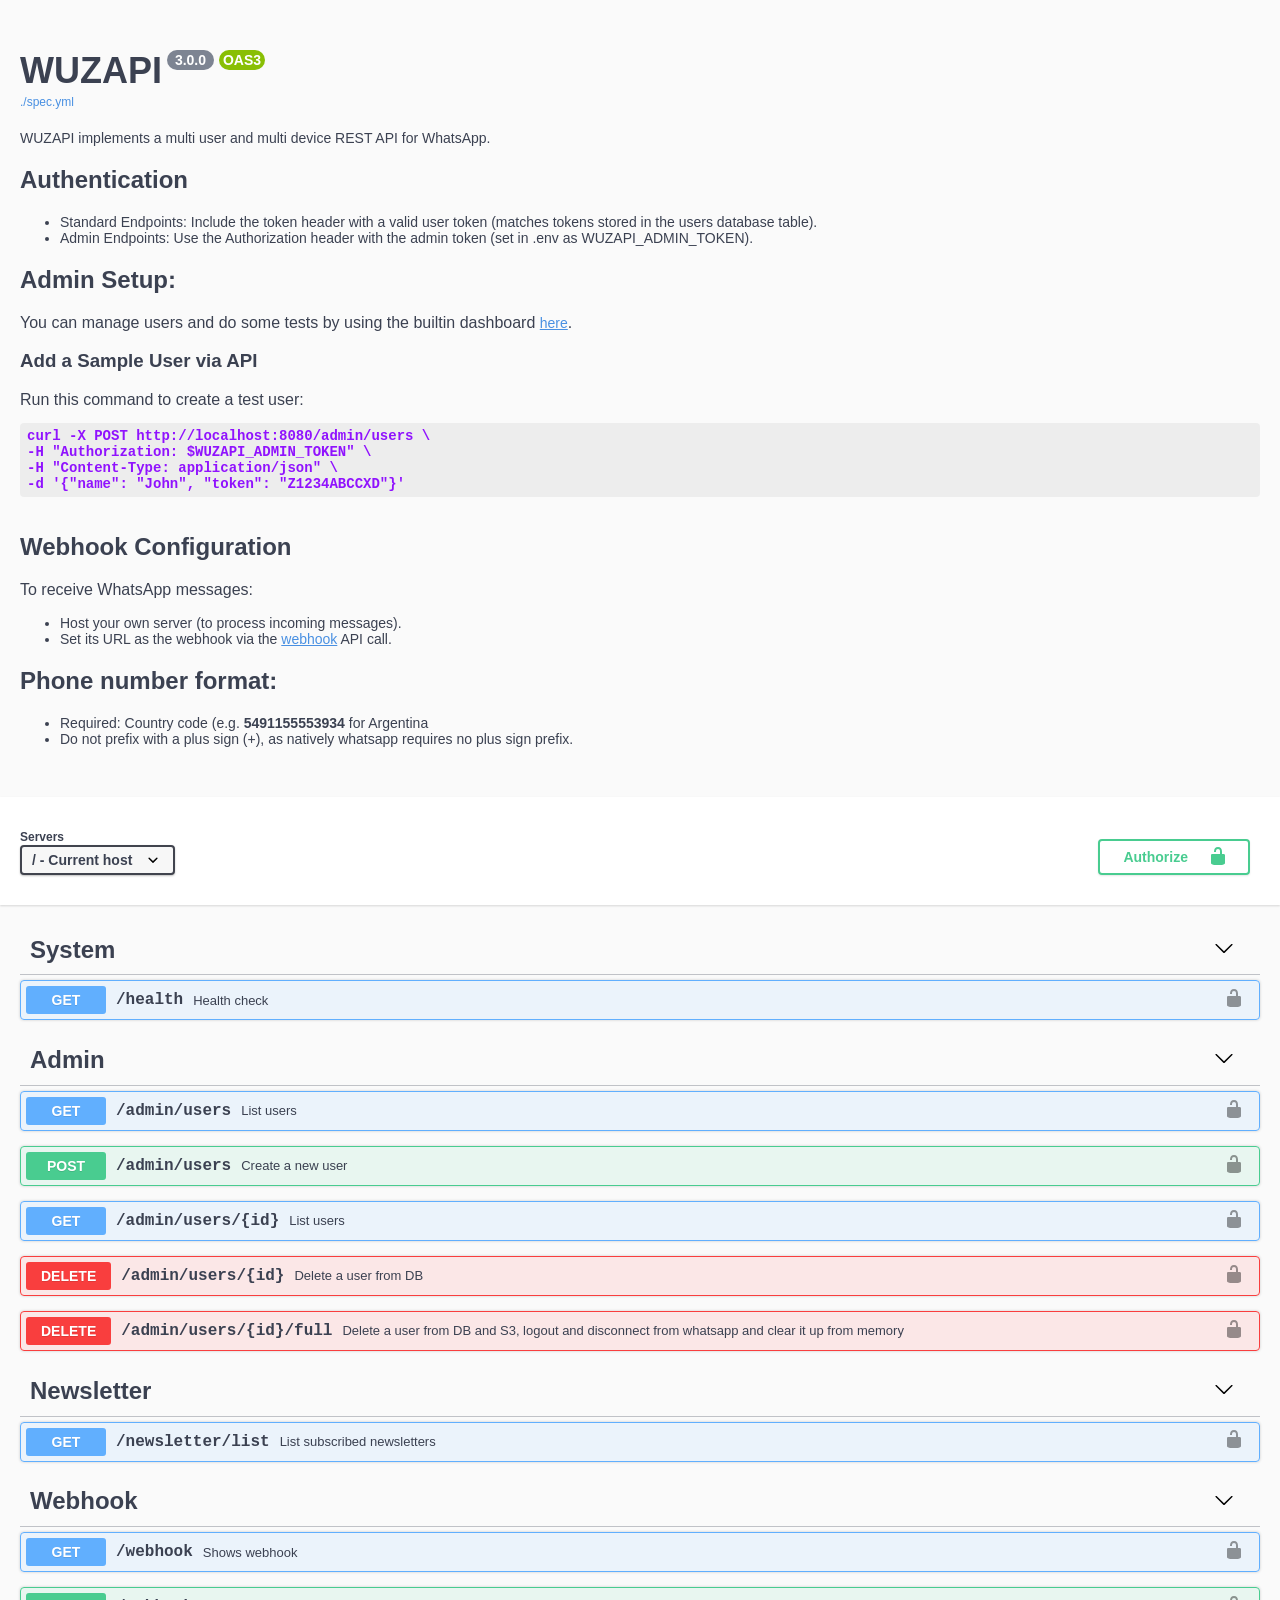
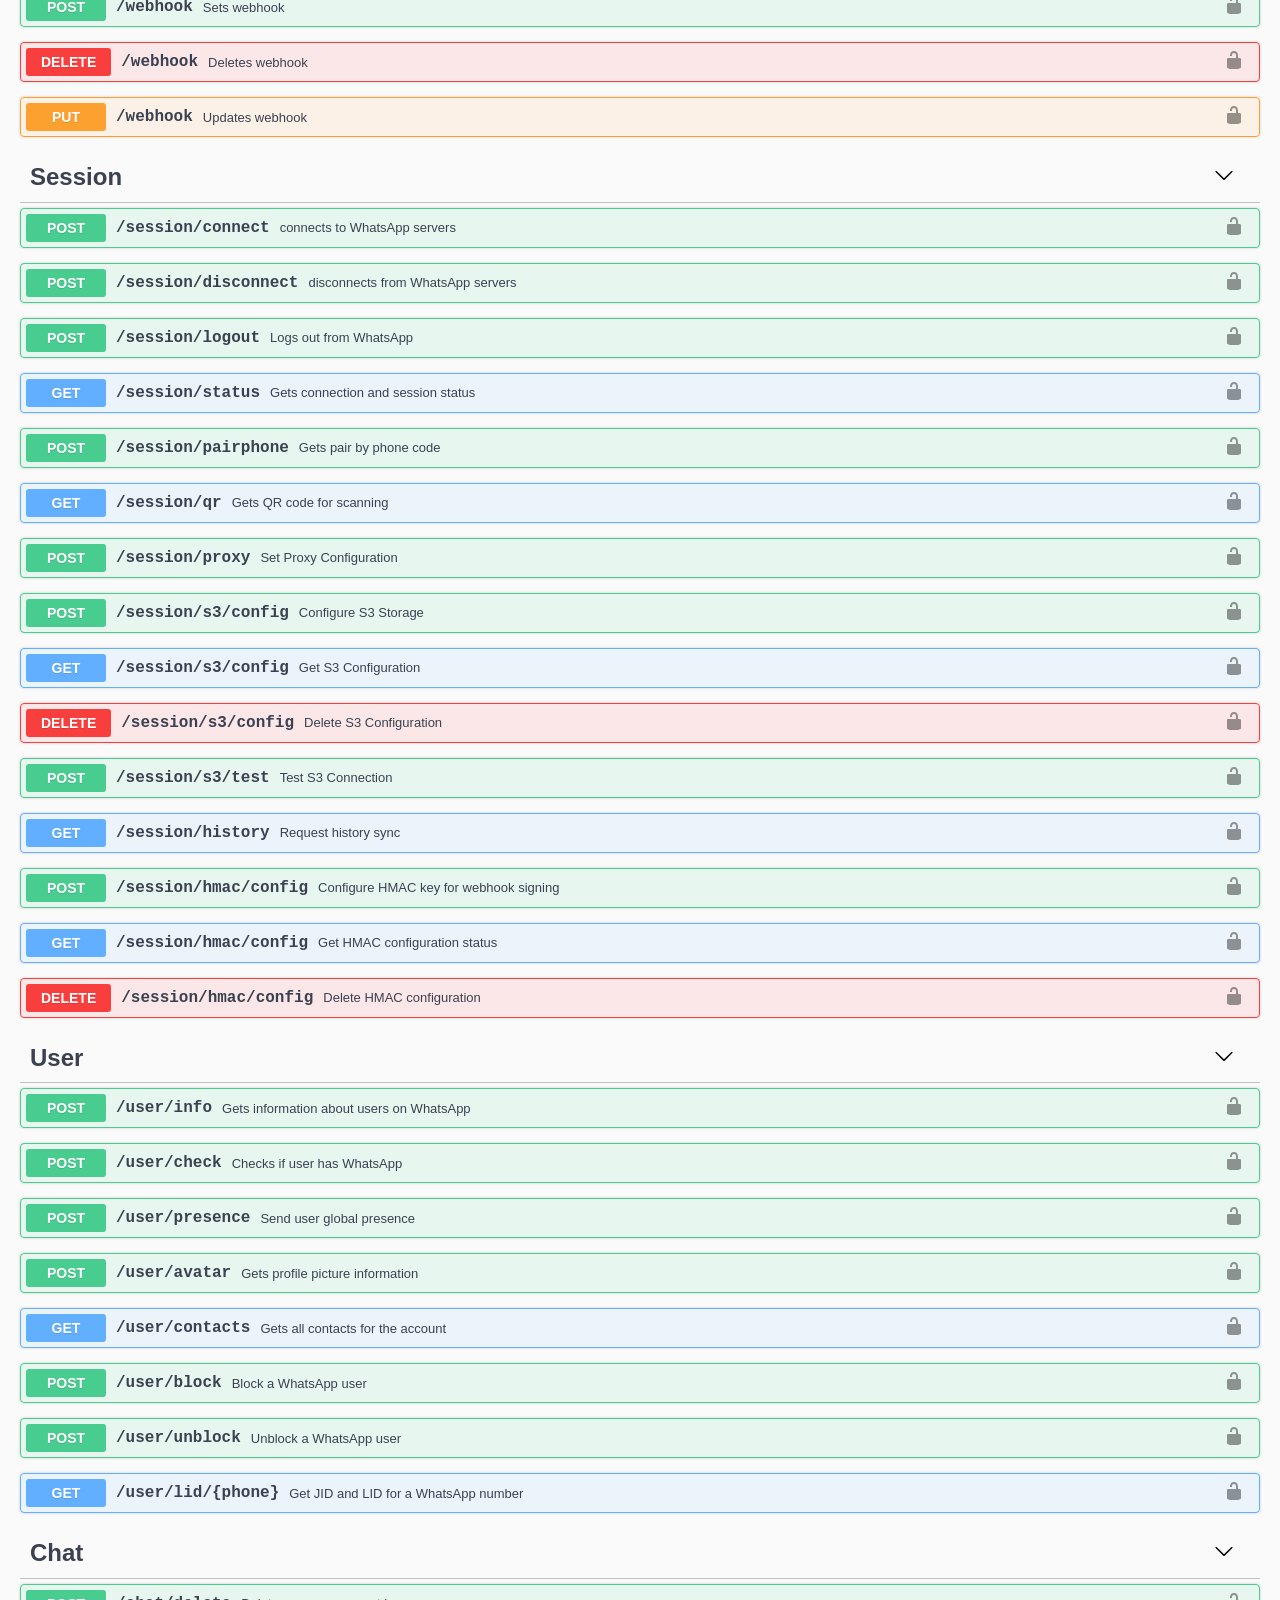
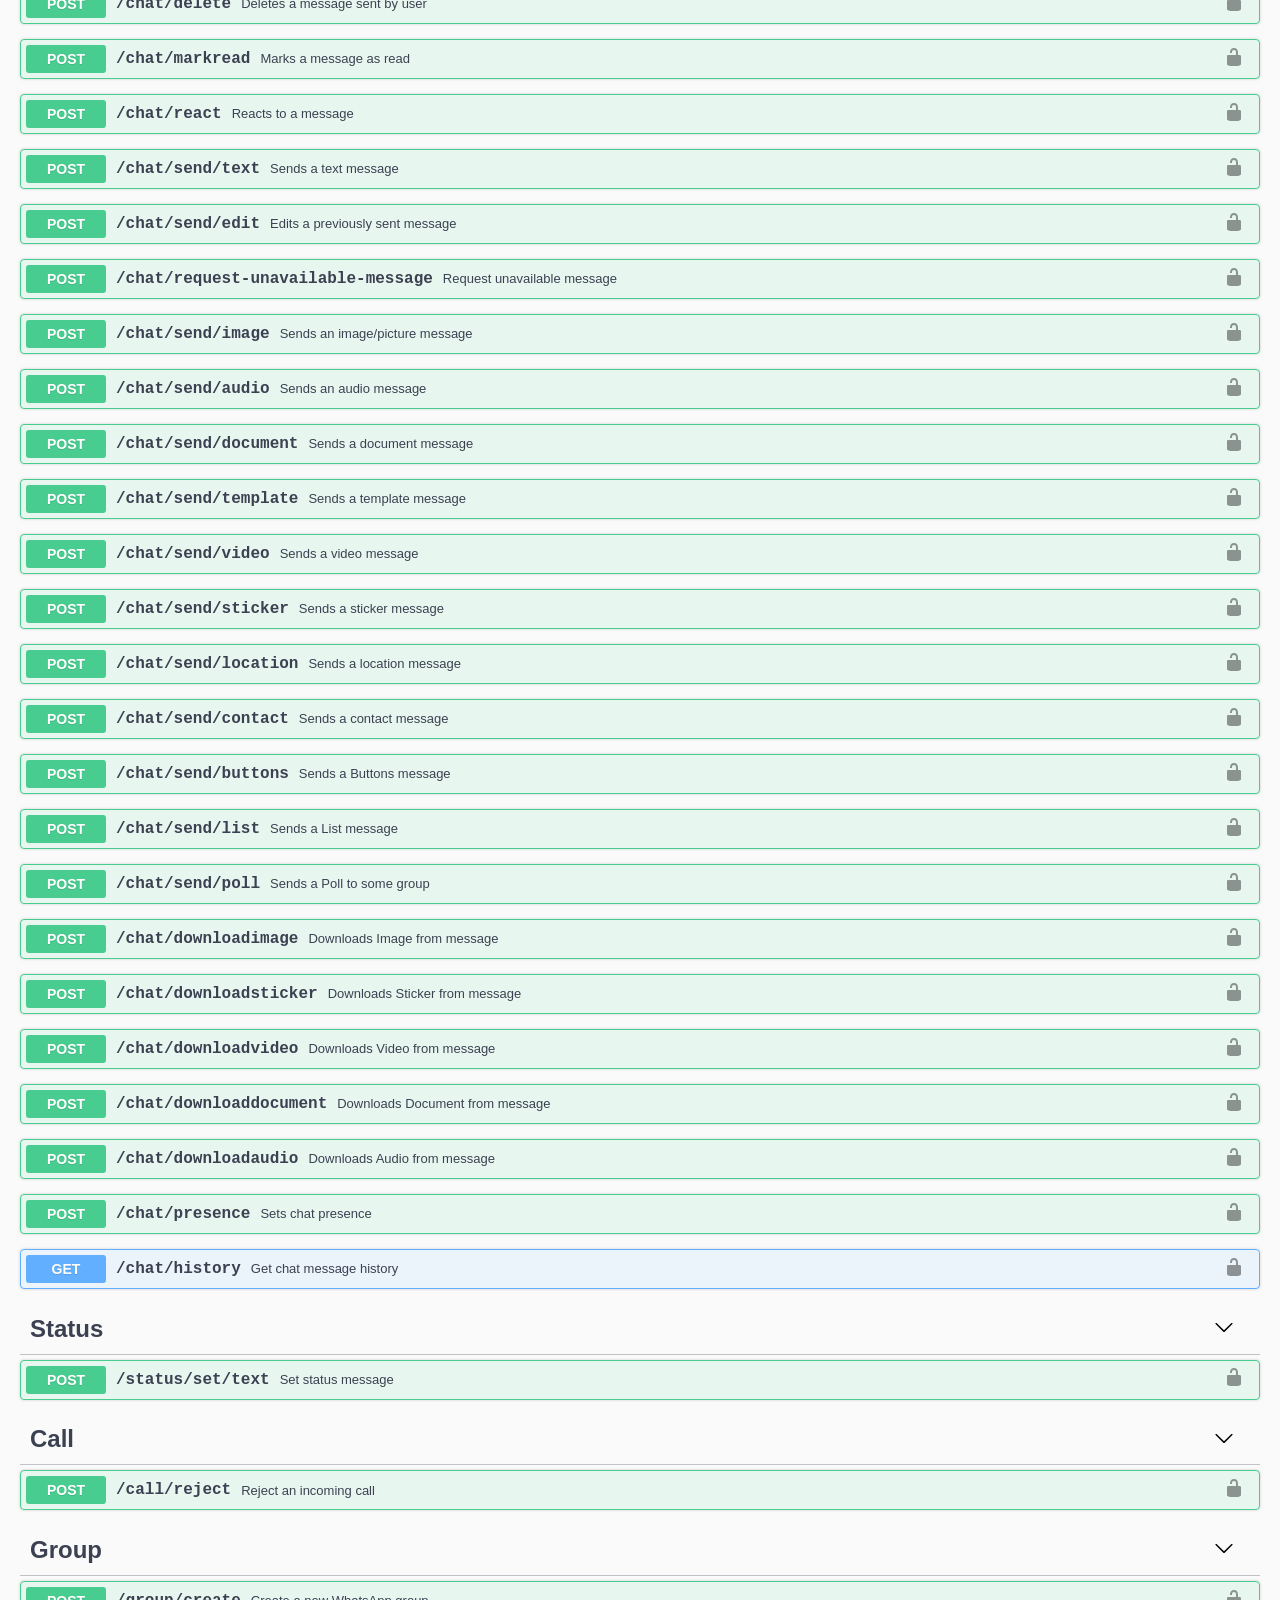
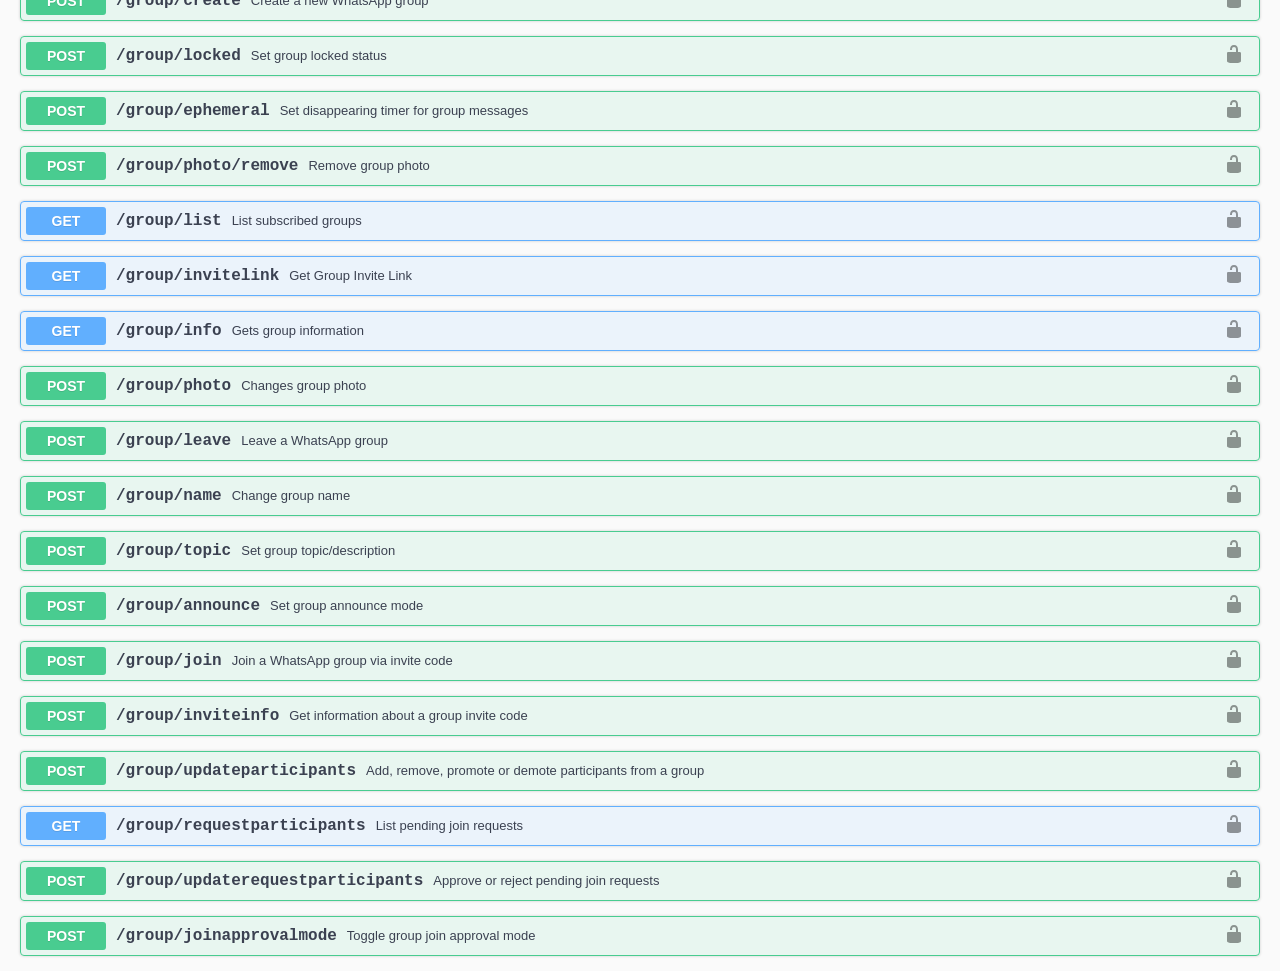
<file: static/api/index.html>
<!-- HTML for static distribution bundle build -->
<!DOCTYPE html>
<html lang="en">
  <head>
    <meta charset="UTF-8" />
    <title>WUZAPI API</title>
    <link rel="stylesheet" type="text/css" href="./swagger-ui.css" />
    <link
      rel="icon"
      type="image/png"
      href="./favicon-32x32.png"
      sizes="32x32"
    />
    <link
      rel="icon"
      type="image/png"
      href="./favicon-16x16.png"
      sizes="16x16"
    />
    <style>
      html {
        box-sizing: border-box;
        overflow: -moz-scrollbars-vertical;
        overflow-y: scroll;
      }

      *,
      *:before,
      *:after {
        box-sizing: inherit;
      }

      body {
        margin: 0;
        background: #fafafa;
      }
    </style>
  </head>

  <body>
    <div id="swagger-ui"></div>

    <script src="./swagger-ui-bundle.js"></script>
    <script src="./swagger-ui-standalone-preset.js"></script>
    <script>
      window.onload = function() {
        // Begin Swagger UI call region
        const ui = SwaggerUIBundle({
          url: "./spec.yml",
          dom_id: "#swagger-ui",
          deepLinking: true,
          presets: [SwaggerUIBundle.presets.apis],
        });
        // End Swagger UI call region

        window.ui = ui;
      };
    </script>
  </body>
</html>
</file>
<file: static/api/swagger-ui.css>
.swagger-ui{
  /*! normalize.css v7.0.0 | MIT License | github.com/necolas/normalize.css */font-family:sans-serif;color:#3b4151}.swagger-ui html{line-height:1.15;-ms-text-size-adjust:100%;-webkit-text-size-adjust:100%}.swagger-ui body{margin:0}.swagger-ui article,.swagger-ui aside,.swagger-ui footer,.swagger-ui header,.swagger-ui nav,.swagger-ui section{display:block}.swagger-ui h1{font-size:2em;margin:.67em 0}.swagger-ui figcaption,.swagger-ui figure,.swagger-ui main{display:block}.swagger-ui figure{margin:1em 40px}.swagger-ui hr{box-sizing:content-box;height:0;overflow:visible}.swagger-ui pre{font-family:monospace,monospace;font-size:1em}.swagger-ui a{background-color:transparent;-webkit-text-decoration-skip:objects}.swagger-ui abbr[title]{border-bottom:none;text-decoration:underline;-webkit-text-decoration:underline dotted;text-decoration:underline dotted}.swagger-ui b,.swagger-ui strong{font-weight:inherit;font-weight:bolder}.swagger-ui code,.swagger-ui kbd,.swagger-ui samp{font-family:monospace,monospace;font-size:1em}.swagger-ui dfn{font-style:italic}.swagger-ui mark{background-color:#ff0;color:#000}.swagger-ui small{font-size:80%}.swagger-ui sub,.swagger-ui sup{font-size:75%;line-height:0;position:relative;vertical-align:baseline}.swagger-ui sub{bottom:-.25em}.swagger-ui sup{top:-.5em}.swagger-ui audio,.swagger-ui video{display:inline-block}.swagger-ui audio:not([controls]){display:none;height:0}.swagger-ui img{border-style:none}.swagger-ui svg:not(:root){overflow:hidden}.swagger-ui button,.swagger-ui input,.swagger-ui optgroup,.swagger-ui select,.swagger-ui textarea{font-family:sans-serif;font-size:100%;line-height:1.15;margin:0}.swagger-ui button,.swagger-ui input{overflow:visible}.swagger-ui button,.swagger-ui select{text-transform:none}.swagger-ui [type=reset],.swagger-ui [type=submit],.swagger-ui button,.swagger-ui html [type=button]{-webkit-appearance:button}.swagger-ui [type=button]::-moz-focus-inner,.swagger-ui [type=reset]::-moz-focus-inner,.swagger-ui [type=submit]::-moz-focus-inner,.swagger-ui button::-moz-focus-inner{border-style:none;padding:0}.swagger-ui [type=button]:-moz-focusring,.swagger-ui [type=reset]:-moz-focusring,.swagger-ui [type=submit]:-moz-focusring,.swagger-ui button:-moz-focusring{outline:1px dotted ButtonText}.swagger-ui fieldset{padding:.35em .75em .625em}.swagger-ui legend{box-sizing:border-box;color:inherit;display:table;max-width:100%;padding:0;white-space:normal}.swagger-ui progress{display:inline-block;vertical-align:baseline}.swagger-ui textarea{overflow:auto}.swagger-ui [type=checkbox],.swagger-ui [type=radio]{box-sizing:border-box;padding:0}.swagger-ui [type=number]::-webkit-inner-spin-button,.swagger-ui [type=number]::-webkit-outer-spin-button{height:auto}.swagger-ui [type=search]{-webkit-appearance:textfield;outline-offset:-2px}.swagger-ui [type=search]::-webkit-search-cancel-button,.swagger-ui [type=search]::-webkit-search-decoration{-webkit-appearance:none}.swagger-ui ::-webkit-file-upload-button{-webkit-appearance:button;font:inherit}.swagger-ui details,.swagger-ui menu{display:block}.swagger-ui summary{display:list-item}.swagger-ui canvas{display:inline-block}.swagger-ui template{display:none}.swagger-ui [hidden]{display:none}.swagger-ui .debug *{outline:1px solid gold}.swagger-ui .debug-white *{outline:1px solid #fff}.swagger-ui .debug-black *{outline:1px solid #000}.swagger-ui .debug-grid{background:transparent url([data-uri]) repeat 0 0}.swagger-ui .debug-grid-16{background:transparent url([data-uri]) repeat 0 0}.swagger-ui .debug-grid-8-solid{background:#fff url([data-uri]) repeat 0 0}.swagger-ui .debug-grid-16-solid{background:#fff url([data-uri]) repeat 0 0}.swagger-ui .border-box,.swagger-ui a,.swagger-ui article,.swagger-ui body,.swagger-ui code,.swagger-ui dd,.swagger-ui div,.swagger-ui dl,.swagger-ui dt,.swagger-ui fieldset,.swagger-ui footer,.swagger-ui form,.swagger-ui h1,.swagger-ui h2,.swagger-ui h3,.swagger-ui h4,.swagger-ui h5,.swagger-ui h6,.swagger-ui header,.swagger-ui html,.swagger-ui input[type=email],.swagger-ui input[type=number],.swagger-ui input[type=password],.swagger-ui input[type=tel],.swagger-ui input[type=text],.swagger-ui input[type=url],.swagger-ui legend,.swagger-ui li,.swagger-ui main,.swagger-ui ol,.swagger-ui p,.swagger-ui pre,.swagger-ui section,.swagger-ui table,.swagger-ui td,.swagger-ui textarea,.swagger-ui th,.swagger-ui tr,.swagger-ui ul{box-sizing:border-box}.swagger-ui .aspect-ratio{height:0;position:relative}.swagger-ui .aspect-ratio--16x9{padding-bottom:56.25%}.swagger-ui .aspect-ratio--9x16{padding-bottom:177.77%}.swagger-ui .aspect-ratio--4x3{padding-bottom:75%}.swagger-ui .aspect-ratio--3x4{padding-bottom:133.33%}.swagger-ui .aspect-ratio--6x4{padding-bottom:66.6%}.swagger-ui .aspect-ratio--4x6{padding-bottom:150%}.swagger-ui .aspect-ratio--8x5{padding-bottom:62.5%}.swagger-ui .aspect-ratio--5x8{padding-bottom:160%}.swagger-ui .aspect-ratio--7x5{padding-bottom:71.42%}.swagger-ui .aspect-ratio--5x7{padding-bottom:140%}.swagger-ui .aspect-ratio--1x1{padding-bottom:100%}.swagger-ui .aspect-ratio--object{position:absolute;top:0;right:0;bottom:0;left:0;width:100%;height:100%;z-index:100}@media screen and (min-width:30em){.swagger-ui .aspect-ratio-ns{height:0;position:relative}.swagger-ui .aspect-ratio--16x9-ns{padding-bottom:56.25%}.swagger-ui .aspect-ratio--9x16-ns{padding-bottom:177.77%}.swagger-ui .aspect-ratio--4x3-ns{padding-bottom:75%}.swagger-ui .aspect-ratio--3x4-ns{padding-bottom:133.33%}.swagger-ui .aspect-ratio--6x4-ns{padding-bottom:66.6%}.swagger-ui .aspect-ratio--4x6-ns{padding-bottom:150%}.swagger-ui .aspect-ratio--8x5-ns{padding-bottom:62.5%}.swagger-ui .aspect-ratio--5x8-ns{padding-bottom:160%}.swagger-ui .aspect-ratio--7x5-ns{padding-bottom:71.42%}.swagger-ui .aspect-ratio--5x7-ns{padding-bottom:140%}.swagger-ui .aspect-ratio--1x1-ns{padding-bottom:100%}.swagger-ui .aspect-ratio--object-ns{position:absolute;top:0;right:0;bottom:0;left:0;width:100%;height:100%;z-index:100}}@media screen and (min-width:30em) and (max-width:60em){.swagger-ui .aspect-ratio-m{height:0;position:relative}.swagger-ui .aspect-ratio--16x9-m{padding-bottom:56.25%}.swagger-ui .aspect-ratio--9x16-m{padding-bottom:177.77%}.swagger-ui .aspect-ratio--4x3-m{padding-bottom:75%}.swagger-ui .aspect-ratio--3x4-m{padding-bottom:133.33%}.swagger-ui .aspect-ratio--6x4-m{padding-bottom:66.6%}.swagger-ui .aspect-ratio--4x6-m{padding-bottom:150%}.swagger-ui .aspect-ratio--8x5-m{padding-bottom:62.5%}.swagger-ui .aspect-ratio--5x8-m{padding-bottom:160%}.swagger-ui .aspect-ratio--7x5-m{padding-bottom:71.42%}.swagger-ui .aspect-ratio--5x7-m{padding-bottom:140%}.swagger-ui .aspect-ratio--1x1-m{padding-bottom:100%}.swagger-ui .aspect-ratio--object-m{position:absolute;top:0;right:0;bottom:0;left:0;width:100%;height:100%;z-index:100}}@media screen and (min-width:60em){.swagger-ui .aspect-ratio-l{height:0;position:relative}.swagger-ui .aspect-ratio--16x9-l{padding-bottom:56.25%}.swagger-ui .aspect-ratio--9x16-l{padding-bottom:177.77%}.swagger-ui .aspect-ratio--4x3-l{padding-bottom:75%}.swagger-ui .aspect-ratio--3x4-l{padding-bottom:133.33%}.swagger-ui .aspect-ratio--6x4-l{padding-bottom:66.6%}.swagger-ui .aspect-ratio--4x6-l{padding-bottom:150%}.swagger-ui .aspect-ratio--8x5-l{padding-bottom:62.5%}.swagger-ui .aspect-ratio--5x8-l{padding-bottom:160%}.swagger-ui .aspect-ratio--7x5-l{padding-bottom:71.42%}.swagger-ui .aspect-ratio--5x7-l{padding-bottom:140%}.swagger-ui .aspect-ratio--1x1-l{padding-bottom:100%}.swagger-ui .aspect-ratio--object-l{position:absolute;top:0;right:0;bottom:0;left:0;width:100%;height:100%;z-index:100}}.swagger-ui img{max-width:100%}.swagger-ui .cover{background-size:cover!important}.swagger-ui .contain{background-size:contain!important}@media screen and (min-width:30em){.swagger-ui .cover-ns{background-size:cover!important}.swagger-ui .contain-ns{background-size:contain!important}}@media screen and (min-width:30em) and (max-width:60em){.swagger-ui .cover-m{background-size:cover!important}.swagger-ui .contain-m{background-size:contain!important}}@media screen and (min-width:60em){.swagger-ui .cover-l{background-size:cover!important}.swagger-ui .contain-l{background-size:contain!important}}.swagger-ui .bg-center{background-repeat:no-repeat;background-position:50%}.swagger-ui .bg-top{background-repeat:no-repeat;background-position:top}.swagger-ui .bg-right{background-repeat:no-repeat;background-position:100%}.swagger-ui .bg-bottom{background-repeat:no-repeat;background-position:bottom}.swagger-ui .bg-left{background-repeat:no-repeat;background-position:0}@media screen and (min-width:30em){.swagger-ui .bg-center-ns{background-repeat:no-repeat;background-position:50%}.swagger-ui .bg-top-ns{background-repeat:no-repeat;background-position:top}.swagger-ui .bg-right-ns{background-repeat:no-repeat;background-position:100%}.swagger-ui .bg-bottom-ns{background-repeat:no-repeat;background-position:bottom}.swagger-ui .bg-left-ns{background-repeat:no-repeat;background-position:0}}@media screen and (min-width:30em) and (max-width:60em){.swagger-ui .bg-center-m{background-repeat:no-repeat;background-position:50%}.swagger-ui .bg-top-m{background-repeat:no-repeat;background-position:top}.swagger-ui .bg-right-m{background-repeat:no-repeat;background-position:100%}.swagger-ui .bg-bottom-m{background-repeat:no-repeat;background-position:bottom}.swagger-ui .bg-left-m{background-repeat:no-repeat;background-position:0}}@media screen and (min-width:60em){.swagger-ui .bg-center-l{background-repeat:no-repeat;background-position:50%}.swagger-ui .bg-top-l{background-repeat:no-repeat;background-position:top}.swagger-ui .bg-right-l{background-repeat:no-repeat;background-position:100%}.swagger-ui .bg-bottom-l{background-repeat:no-repeat;background-position:bottom}.swagger-ui .bg-left-l{background-repeat:no-repeat;background-position:0}}.swagger-ui .outline{outline:1px solid}.swagger-ui .outline-transparent{outline:1px solid transparent}.swagger-ui .outline-0{outline:0}@media screen and (min-width:30em){.swagger-ui .outline-ns{outline:1px solid}.swagger-ui .outline-transparent-ns{outline:1px solid transparent}.swagger-ui .outline-0-ns{outline:0}}@media screen and (min-width:30em) and (max-width:60em){.swagger-ui .outline-m{outline:1px solid}.swagger-ui .outline-transparent-m{outline:1px solid transparent}.swagger-ui .outline-0-m{outline:0}}@media screen and (min-width:60em){.swagger-ui .outline-l{outline:1px solid}.swagger-ui .outline-transparent-l{outline:1px solid transparent}.swagger-ui .outline-0-l{outline:0}}.swagger-ui .ba{border-style:solid;border-width:1px}.swagger-ui .bt{border-top-style:solid;border-top-width:1px}.swagger-ui .br{border-right-style:solid;border-right-width:1px}.swagger-ui .bb{border-bottom-style:solid;border-bottom-width:1px}.swagger-ui .bl{border-left-style:solid;border-left-width:1px}.swagger-ui .bn{border-style:none;border-width:0}@media screen and (min-width:30em){.swagger-ui .ba-ns{border-style:solid;border-width:1px}.swagger-ui .bt-ns{border-top-style:solid;border-top-width:1px}.swagger-ui .br-ns{border-right-style:solid;border-right-width:1px}.swagger-ui .bb-ns{border-bottom-style:solid;border-bottom-width:1px}.swagger-ui .bl-ns{border-left-style:solid;border-left-width:1px}.swagger-ui .bn-ns{border-style:none;border-width:0}}@media screen and (min-width:30em) and (max-width:60em){.swagger-ui .ba-m{border-style:solid;border-width:1px}.swagger-ui .bt-m{border-top-style:solid;border-top-width:1px}.swagger-ui .br-m{border-right-style:solid;border-right-width:1px}.swagger-ui .bb-m{border-bottom-style:solid;border-bottom-width:1px}.swagger-ui .bl-m{border-left-style:solid;border-left-width:1px}.swagger-ui .bn-m{border-style:none;border-width:0}}@media screen and (min-width:60em){.swagger-ui .ba-l{border-style:solid;border-width:1px}.swagger-ui .bt-l{border-top-style:solid;border-top-width:1px}.swagger-ui .br-l{border-right-style:solid;border-right-width:1px}.swagger-ui .bb-l{border-bottom-style:solid;border-bottom-width:1px}.swagger-ui .bl-l{border-left-style:solid;border-left-width:1px}.swagger-ui .bn-l{border-style:none;border-width:0}}.swagger-ui .b--black{border-color:#000}.swagger-ui .b--near-black{border-color:#111}.swagger-ui .b--dark-gray{border-color:#333}.swagger-ui .b--mid-gray{border-color:#555}.swagger-ui .b--gray{border-color:#777}.swagger-ui .b--silver{border-color:#999}.swagger-ui .b--light-silver{border-color:#aaa}.swagger-ui .b--moon-gray{border-color:#ccc}.swagger-ui .b--light-gray{border-color:#eee}.swagger-ui .b--near-white{border-color:#f4f4f4}.swagger-ui .b--white{border-color:#fff}.swagger-ui .b--white-90{border-color:hsla(0,0%,100%,.9)}.swagger-ui .b--white-80{border-color:hsla(0,0%,100%,.8)}.swagger-ui .b--white-70{border-color:hsla(0,0%,100%,.7)}.swagger-ui .b--white-60{border-color:hsla(0,0%,100%,.6)}.swagger-ui .b--white-50{border-color:hsla(0,0%,100%,.5)}.swagger-ui .b--white-40{border-color:hsla(0,0%,100%,.4)}.swagger-ui .b--white-30{border-color:hsla(0,0%,100%,.3)}.swagger-ui .b--white-20{border-color:hsla(0,0%,100%,.2)}.swagger-ui .b--white-10{border-color:hsla(0,0%,100%,.1)}.swagger-ui .b--white-05{border-color:hsla(0,0%,100%,.05)}.swagger-ui .b--white-025{border-color:hsla(0,0%,100%,.025)}.swagger-ui .b--white-0125{border-color:hsla(0,0%,100%,.0125)}.swagger-ui .b--black-90{border-color:rgba(0,0,0,.9)}.swagger-ui .b--black-80{border-color:rgba(0,0,0,.8)}.swagger-ui .b--black-70{border-color:rgba(0,0,0,.7)}.swagger-ui .b--black-60{border-color:rgba(0,0,0,.6)}.swagger-ui .b--black-50{border-color:rgba(0,0,0,.5)}.swagger-ui .b--black-40{border-color:rgba(0,0,0,.4)}.swagger-ui .b--black-30{border-color:rgba(0,0,0,.3)}.swagger-ui .b--black-20{border-color:rgba(0,0,0,.2)}.swagger-ui .b--black-10{border-color:rgba(0,0,0,.1)}.swagger-ui .b--black-05{border-color:rgba(0,0,0,.05)}.swagger-ui .b--black-025{border-color:rgba(0,0,0,.025)}.swagger-ui .b--black-0125{border-color:rgba(0,0,0,.0125)}.swagger-ui .b--dark-red{border-color:#e7040f}.swagger-ui .b--red{border-color:#ff4136}.swagger-ui .b--light-red{border-color:#ff725c}.swagger-ui .b--orange{border-color:#ff6300}.swagger-ui .b--gold{border-color:#ffb700}.swagger-ui .b--yellow{border-color:gold}.swagger-ui .b--light-yellow{border-color:#fbf1a9}.swagger-ui .b--purple{border-color:#5e2ca5}.swagger-ui .b--light-purple{border-color:#a463f2}.swagger-ui .b--dark-pink{border-color:#d5008f}.swagger-ui .b--hot-pink{border-color:#ff41b4}.swagger-ui .b--pink{border-color:#ff80cc}.swagger-ui .b--light-pink{border-color:#ffa3d7}.swagger-ui .b--dark-green{border-color:#137752}.swagger-ui .b--green{border-color:#19a974}.swagger-ui .b--light-green{border-color:#9eebcf}.swagger-ui .b--navy{border-color:#001b44}.swagger-ui .b--dark-blue{border-color:#00449e}.swagger-ui .b--blue{border-color:#357edd}.swagger-ui .b--light-blue{border-color:#96ccff}.swagger-ui .b--lightest-blue{border-color:#cdecff}.swagger-ui .b--washed-blue{border-color:#f6fffe}.swagger-ui .b--washed-green{border-color:#e8fdf5}.swagger-ui .b--washed-yellow{border-color:#fffceb}.swagger-ui .b--washed-red{border-color:#ffdfdf}.swagger-ui .b--transparent{border-color:transparent}.swagger-ui .b--inherit{border-color:inherit}.swagger-ui .br0{border-radius:0}.swagger-ui .br1{border-radius:.125rem}.swagger-ui .br2{border-radius:.25rem}.swagger-ui .br3{border-radius:.5rem}.swagger-ui .br4{border-radius:1rem}.swagger-ui .br-100{border-radius:100%}.swagger-ui .br-pill{border-radius:9999px}.swagger-ui .br--bottom{border-top-left-radius:0;border-top-right-radius:0}.swagger-ui .br--top{border-bottom-left-radius:0;border-bottom-right-radius:0}.swagger-ui .br--right{border-top-left-radius:0;border-bottom-left-radius:0}.swagger-ui .br--left{border-top-right-radius:0;border-bottom-right-radius:0}@media screen and (min-width:30em){.swagger-ui .br0-ns{border-radius:0}.swagger-ui .br1-ns{border-radius:.125rem}.swagger-ui .br2-ns{border-radius:.25rem}.swagger-ui .br3-ns{border-radius:.5rem}.swagger-ui .br4-ns{border-radius:1rem}.swagger-ui .br-100-ns{border-radius:100%}.swagger-ui .br-pill-ns{border-radius:9999px}.swagger-ui .br--bottom-ns{border-top-left-radius:0;border-top-right-radius:0}.swagger-ui .br--top-ns{border-bottom-left-radius:0;border-bottom-right-radius:0}.swagger-ui .br--right-ns{border-top-left-radius:0;border-bottom-left-radius:0}.swagger-ui .br--left-ns{border-top-right-radius:0;border-bottom-right-radius:0}}@media screen and (min-width:30em) and (max-width:60em){.swagger-ui .br0-m{border-radius:0}.swagger-ui .br1-m{border-radius:.125rem}.swagger-ui .br2-m{border-radius:.25rem}.swagger-ui .br3-m{border-radius:.5rem}.swagger-ui .br4-m{border-radius:1rem}.swagger-ui .br-100-m{border-radius:100%}.swagger-ui .br-pill-m{border-radius:9999px}.swagger-ui .br--bottom-m{border-top-left-radius:0;border-top-right-radius:0}.swagger-ui .br--top-m{border-bottom-left-radius:0;border-bottom-right-radius:0}.swagger-ui .br--right-m{border-top-left-radius:0;border-bottom-left-radius:0}.swagger-ui .br--left-m{border-top-right-radius:0;border-bottom-right-radius:0}}@media screen and (min-width:60em){.swagger-ui .br0-l{border-radius:0}.swagger-ui .br1-l{border-radius:.125rem}.swagger-ui .br2-l{border-radius:.25rem}.swagger-ui .br3-l{border-radius:.5rem}.swagger-ui .br4-l{border-radius:1rem}.swagger-ui .br-100-l{border-radius:100%}.swagger-ui .br-pill-l{border-radius:9999px}.swagger-ui .br--bottom-l{border-top-left-radius:0;border-top-right-radius:0}.swagger-ui .br--top-l{border-bottom-left-radius:0;border-bottom-right-radius:0}.swagger-ui .br--right-l{border-top-left-radius:0;border-bottom-left-radius:0}.swagger-ui .br--left-l{border-top-right-radius:0;border-bottom-right-radius:0}}.swagger-ui .b--dotted{border-style:dotted}.swagger-ui .b--dashed{border-style:dashed}.swagger-ui .b--solid{border-style:solid}.swagger-ui .b--none{border-style:none}@media screen and (min-width:30em){.swagger-ui .b--dotted-ns{border-style:dotted}.swagger-ui .b--dashed-ns{border-style:dashed}.swagger-ui .b--solid-ns{border-style:solid}.swagger-ui .b--none-ns{border-style:none}}@media screen and (min-width:30em) and (max-width:60em){.swagger-ui .b--dotted-m{border-style:dotted}.swagger-ui .b--dashed-m{border-style:dashed}.swagger-ui .b--solid-m{border-style:solid}.swagger-ui .b--none-m{border-style:none}}@media screen and (min-width:60em){.swagger-ui .b--dotted-l{border-style:dotted}.swagger-ui .b--dashed-l{border-style:dashed}.swagger-ui .b--solid-l{border-style:solid}.swagger-ui .b--none-l{border-style:none}}.swagger-ui .bw0{border-width:0}.swagger-ui .bw1{border-width:.125rem}.swagger-ui .bw2{border-width:.25rem}.swagger-ui .bw3{border-width:.5rem}.swagger-ui .bw4{border-width:1rem}.swagger-ui .bw5{border-width:2rem}.swagger-ui .bt-0{border-top-width:0}.swagger-ui .br-0{border-right-width:0}.swagger-ui .bb-0{border-bottom-width:0}.swagger-ui .bl-0{border-left-width:0}@media screen and (min-width:30em){.swagger-ui .bw0-ns{border-width:0}.swagger-ui .bw1-ns{border-width:.125rem}.swagger-ui .bw2-ns{border-width:.25rem}.swagger-ui .bw3-ns{border-width:.5rem}.swagger-ui .bw4-ns{border-width:1rem}.swagger-ui .bw5-ns{border-width:2rem}.swagger-ui .bt-0-ns{border-top-width:0}.swagger-ui .br-0-ns{border-right-width:0}.swagger-ui .bb-0-ns{border-bottom-width:0}.swagger-ui .bl-0-ns{border-left-width:0}}@media screen and (min-width:30em) and (max-width:60em){.swagger-ui .bw0-m{border-width:0}.swagger-ui .bw1-m{border-width:.125rem}.swagger-ui .bw2-m{border-width:.25rem}.swagger-ui .bw3-m{border-width:.5rem}.swagger-ui .bw4-m{border-width:1rem}.swagger-ui .bw5-m{border-width:2rem}.swagger-ui .bt-0-m{border-top-width:0}.swagger-ui .br-0-m{border-right-width:0}.swagger-ui .bb-0-m{border-bottom-width:0}.swagger-ui .bl-0-m{border-left-width:0}}@media screen and (min-width:60em){.swagger-ui .bw0-l{border-width:0}.swagger-ui .bw1-l{border-width:.125rem}.swagger-ui .bw2-l{border-width:.25rem}.swagger-ui .bw3-l{border-width:.5rem}.swagger-ui .bw4-l{border-width:1rem}.swagger-ui .bw5-l{border-width:2rem}.swagger-ui .bt-0-l{border-top-width:0}.swagger-ui .br-0-l{border-right-width:0}.swagger-ui .bb-0-l{border-bottom-width:0}.swagger-ui .bl-0-l{border-left-width:0}}.swagger-ui .shadow-1{box-shadow:0 0 4px 2px rgba(0,0,0,.2)}.swagger-ui .shadow-2{box-shadow:0 0 8px 2px rgba(0,0,0,.2)}.swagger-ui .shadow-3{box-shadow:2px 2px 4px 2px rgba(0,0,0,.2)}.swagger-ui .shadow-4{box-shadow:2px 2px 8px 0 rgba(0,0,0,.2)}.swagger-ui .shadow-5{box-shadow:4px 4px 8px 0 rgba(0,0,0,.2)}@media screen and (min-width:30em){.swagger-ui .shadow-1-ns{box-shadow:0 0 4px 2px rgba(0,0,0,.2)}.swagger-ui .shadow-2-ns{box-shadow:0 0 8px 2px rgba(0,0,0,.2)}.swagger-ui .shadow-3-ns{box-shadow:2px 2px 4px 2px rgba(0,0,0,.2)}.swagger-ui .shadow-4-ns{box-shadow:2px 2px 8px 0 rgba(0,0,0,.2)}.swagger-ui .shadow-5-ns{box-shadow:4px 4px 8px 0 rgba(0,0,0,.2)}}@media screen and (min-width:30em) and (max-width:60em){.swagger-ui .shadow-1-m{box-shadow:0 0 4px 2px rgba(0,0,0,.2)}.swagger-ui .shadow-2-m{box-shadow:0 0 8px 2px rgba(0,0,0,.2)}.swagger-ui .shadow-3-m{box-shadow:2px 2px 4px 2px rgba(0,0,0,.2)}.swagger-ui .shadow-4-m{box-shadow:2px 2px 8px 0 rgba(0,0,0,.2)}.swagger-ui .shadow-5-m{box-shadow:4px 4px 8px 0 rgba(0,0,0,.2)}}@media screen and (min-width:60em){.swagger-ui .shadow-1-l{box-shadow:0 0 4px 2px rgba(0,0,0,.2)}.swagger-ui .shadow-2-l{box-shadow:0 0 8px 2px rgba(0,0,0,.2)}.swagger-ui .shadow-3-l{box-shadow:2px 2px 4px 2px rgba(0,0,0,.2)}.swagger-ui .shadow-4-l{box-shadow:2px 2px 8px 0 rgba(0,0,0,.2)}.swagger-ui .shadow-5-l{box-shadow:4px 4px 8px 0 rgba(0,0,0,.2)}}.swagger-ui .pre{overflow-x:auto;overflow-y:hidden;overflow:scroll}.swagger-ui .top-0{top:0}.swagger-ui .right-0{right:0}.swagger-ui .bottom-0{bottom:0}.swagger-ui .left-0{left:0}.swagger-ui .top-1{top:1rem}.swagger-ui .right-1{right:1rem}.swagger-ui .bottom-1{bottom:1rem}.swagger-ui .left-1{left:1rem}.swagger-ui .top-2{top:2rem}.swagger-ui .right-2{right:2rem}.swagger-ui .bottom-2{bottom:2rem}.swagger-ui .left-2{left:2rem}.swagger-ui .top--1{top:-1rem}.swagger-ui .right--1{right:-1rem}.swagger-ui .bottom--1{bottom:-1rem}.swagger-ui .left--1{left:-1rem}.swagger-ui .top--2{top:-2rem}.swagger-ui .right--2{right:-2rem}.swagger-ui .bottom--2{bottom:-2rem}.swagger-ui .left--2{left:-2rem}.swagger-ui .absolute--fill{top:0;right:0;bottom:0;left:0}@media screen and (min-width:30em){.swagger-ui .top-0-ns{top:0}.swagger-ui .left-0-ns{left:0}.swagger-ui .right-0-ns{right:0}.swagger-ui .bottom-0-ns{bottom:0}.swagger-ui .top-1-ns{top:1rem}.swagger-ui .left-1-ns{left:1rem}.swagger-ui .right-1-ns{right:1rem}.swagger-ui .bottom-1-ns{bottom:1rem}.swagger-ui .top-2-ns{top:2rem}.swagger-ui .left-2-ns{left:2rem}.swagger-ui .right-2-ns{right:2rem}.swagger-ui .bottom-2-ns{bottom:2rem}.swagger-ui .top--1-ns{top:-1rem}.swagger-ui .right--1-ns{right:-1rem}.swagger-ui .bottom--1-ns{bottom:-1rem}.swagger-ui .left--1-ns{left:-1rem}.swagger-ui .top--2-ns{top:-2rem}.swagger-ui .right--2-ns{right:-2rem}.swagger-ui .bottom--2-ns{bottom:-2rem}.swagger-ui .left--2-ns{left:-2rem}.swagger-ui .absolute--fill-ns{top:0;right:0;bottom:0;left:0}}@media screen and (min-width:30em) and (max-width:60em){.swagger-ui .top-0-m{top:0}.swagger-ui .left-0-m{left:0}.swagger-ui .right-0-m{right:0}.swagger-ui .bottom-0-m{bottom:0}.swagger-ui .top-1-m{top:1rem}.swagger-ui .left-1-m{left:1rem}.swagger-ui .right-1-m{right:1rem}.swagger-ui .bottom-1-m{bottom:1rem}.swagger-ui .top-2-m{top:2rem}.swagger-ui .left-2-m{left:2rem}.swagger-ui .right-2-m{right:2rem}.swagger-ui .bottom-2-m{bottom:2rem}.swagger-ui .top--1-m{top:-1rem}.swagger-ui .right--1-m{right:-1rem}.swagger-ui .bottom--1-m{bottom:-1rem}.swagger-ui .left--1-m{left:-1rem}.swagger-ui .top--2-m{top:-2rem}.swagger-ui .right--2-m{right:-2rem}.swagger-ui .bottom--2-m{bottom:-2rem}.swagger-ui .left--2-m{left:-2rem}.swagger-ui .absolute--fill-m{top:0;right:0;bottom:0;left:0}}@media screen and (min-width:60em){.swagger-ui .top-0-l{top:0}.swagger-ui .left-0-l{left:0}.swagger-ui .right-0-l{right:0}.swagger-ui .bottom-0-l{bottom:0}.swagger-ui .top-1-l{top:1rem}.swagger-ui .left-1-l{left:1rem}.swagger-ui .right-1-l{right:1rem}.swagger-ui .bottom-1-l{bottom:1rem}.swagger-ui .top-2-l{top:2rem}.swagger-ui .left-2-l{left:2rem}.swagger-ui .right-2-l{right:2rem}.swagger-ui .bottom-2-l{bottom:2rem}.swagger-ui .top--1-l{top:-1rem}.swagger-ui .right--1-l{right:-1rem}.swagger-ui .bottom--1-l{bottom:-1rem}.swagger-ui .left--1-l{left:-1rem}.swagger-ui .top--2-l{top:-2rem}.swagger-ui .right--2-l{right:-2rem}.swagger-ui .bottom--2-l{bottom:-2rem}.swagger-ui .left--2-l{left:-2rem}.swagger-ui .absolute--fill-l{top:0;right:0;bottom:0;left:0}}.swagger-ui .cf:after,.swagger-ui .cf:before{content:" ";display:table}.swagger-ui .cf:after{clear:both}.swagger-ui .cf{*zoom:1}.swagger-ui .cl{clear:left}.swagger-ui .cr{clear:right}.swagger-ui .cb{clear:both}.swagger-ui .cn{clear:none}@media screen and (min-width:30em){.swagger-ui .cl-ns{clear:left}.swagger-ui .cr-ns{clear:right}.swagger-ui .cb-ns{clear:both}.swagger-ui .cn-ns{clear:none}}@media screen and (min-width:30em) and (max-width:60em){.swagger-ui .cl-m{clear:left}.swagger-ui .cr-m{clear:right}.swagger-ui .cb-m{clear:both}.swagger-ui .cn-m{clear:none}}@media screen and (min-width:60em){.swagger-ui .cl-l{clear:left}.swagger-ui .cr-l{clear:right}.swagger-ui .cb-l{clear:both}.swagger-ui .cn-l{clear:none}}.swagger-ui .flex{display:flex}.swagger-ui .inline-flex{display:inline-flex}.swagger-ui .flex-auto{flex:1 1 auto;min-width:0;min-height:0}.swagger-ui .flex-none{flex:none}.swagger-ui .flex-column{flex-direction:column}.swagger-ui .flex-row{flex-direction:row}.swagger-ui .flex-wrap{flex-wrap:wrap}.swagger-ui .flex-nowrap{flex-wrap:nowrap}.swagger-ui .flex-wrap-reverse{flex-wrap:wrap-reverse}.swagger-ui .flex-column-reverse{flex-direction:column-reverse}.swagger-ui .flex-row-reverse{flex-direction:row-reverse}.swagger-ui .items-start{align-items:flex-start}.swagger-ui .items-end{align-items:flex-end}.swagger-ui .items-center{align-items:center}.swagger-ui .items-baseline{align-items:baseline}.swagger-ui .items-stretch{align-items:stretch}.swagger-ui .self-start{align-self:flex-start}.swagger-ui .self-end{align-self:flex-end}.swagger-ui .self-center{align-self:center}.swagger-ui .self-baseline{align-self:baseline}.swagger-ui .self-stretch{align-self:stretch}.swagger-ui .justify-start{justify-content:flex-start}.swagger-ui .justify-end{justify-content:flex-end}.swagger-ui .justify-center{justify-content:center}.swagger-ui .justify-between{justify-content:space-between}.swagger-ui .justify-around{justify-content:space-around}.swagger-ui .content-start{align-content:flex-start}.swagger-ui .content-end{align-content:flex-end}.swagger-ui .content-center{align-content:center}.swagger-ui .content-between{align-content:space-between}.swagger-ui .content-around{align-content:space-around}.swagger-ui .content-stretch{align-content:stretch}.swagger-ui .order-0{order:0}.swagger-ui .order-1{order:1}.swagger-ui .order-2{order:2}.swagger-ui .order-3{order:3}.swagger-ui .order-4{order:4}.swagger-ui .order-5{order:5}.swagger-ui .order-6{order:6}.swagger-ui .order-7{order:7}.swagger-ui .order-8{order:8}.swagger-ui .order-last{order:99999}.swagger-ui .flex-grow-0{flex-grow:0}.swagger-ui .flex-grow-1{flex-grow:1}.swagger-ui .flex-shrink-0{flex-shrink:0}.swagger-ui .flex-shrink-1{flex-shrink:1}@media screen and (min-width:30em){.swagger-ui .flex-ns{display:flex}.swagger-ui .inline-flex-ns{display:inline-flex}.swagger-ui .flex-auto-ns{flex:1 1 auto;min-width:0;min-height:0}.swagger-ui .flex-none-ns{flex:none}.swagger-ui .flex-column-ns{flex-direction:column}.swagger-ui .flex-row-ns{flex-direction:row}.swagger-ui .flex-wrap-ns{flex-wrap:wrap}.swagger-ui .flex-nowrap-ns{flex-wrap:nowrap}.swagger-ui .flex-wrap-reverse-ns{flex-wrap:wrap-reverse}.swagger-ui .flex-column-reverse-ns{flex-direction:column-reverse}.swagger-ui .flex-row-reverse-ns{flex-direction:row-reverse}.swagger-ui .items-start-ns{align-items:flex-start}.swagger-ui .items-end-ns{align-items:flex-end}.swagger-ui .items-center-ns{align-items:center}.swagger-ui .items-baseline-ns{align-items:baseline}.swagger-ui .items-stretch-ns{align-items:stretch}.swagger-ui .self-start-ns{align-self:flex-start}.swagger-ui .self-end-ns{align-self:flex-end}.swagger-ui .self-center-ns{align-self:center}.swagger-ui .self-baseline-ns{align-self:baseline}.swagger-ui .self-stretch-ns{align-self:stretch}.swagger-ui .justify-start-ns{justify-content:flex-start}.swagger-ui .justify-end-ns{justify-content:flex-end}.swagger-ui .justify-center-ns{justify-content:center}.swagger-ui .justify-between-ns{justify-content:space-between}.swagger-ui .justify-around-ns{justify-content:space-around}.swagger-ui .content-start-ns{align-content:flex-start}.swagger-ui .content-end-ns{align-content:flex-end}.swagger-ui .content-center-ns{align-content:center}.swagger-ui .content-between-ns{align-content:space-between}.swagger-ui .content-around-ns{align-content:space-around}.swagger-ui .content-stretch-ns{align-content:stretch}.swagger-ui .order-0-ns{order:0}.swagger-ui .order-1-ns{order:1}.swagger-ui .order-2-ns{order:2}.swagger-ui .order-3-ns{order:3}.swagger-ui .order-4-ns{order:4}.swagger-ui .order-5-ns{order:5}.swagger-ui .order-6-ns{order:6}.swagger-ui .order-7-ns{order:7}.swagger-ui .order-8-ns{order:8}.swagger-ui .order-last-ns{order:99999}.swagger-ui .flex-grow-0-ns{flex-grow:0}.swagger-ui .flex-grow-1-ns{flex-grow:1}.swagger-ui .flex-shrink-0-ns{flex-shrink:0}.swagger-ui .flex-shrink-1-ns{flex-shrink:1}}@media screen and (min-width:30em) and (max-width:60em){.swagger-ui .flex-m{display:flex}.swagger-ui .inline-flex-m{display:inline-flex}.swagger-ui .flex-auto-m{flex:1 1 auto;min-width:0;min-height:0}.swagger-ui .flex-none-m{flex:none}.swagger-ui .flex-column-m{flex-direction:column}.swagger-ui .flex-row-m{flex-direction:row}.swagger-ui .flex-wrap-m{flex-wrap:wrap}.swagger-ui .flex-nowrap-m{flex-wrap:nowrap}.swagger-ui .flex-wrap-reverse-m{flex-wrap:wrap-reverse}.swagger-ui .flex-column-reverse-m{flex-direction:column-reverse}.swagger-ui .flex-row-reverse-m{flex-direction:row-reverse}.swagger-ui .items-start-m{align-items:flex-start}.swagger-ui .items-end-m{align-items:flex-end}.swagger-ui .items-center-m{align-items:center}.swagger-ui .items-baseline-m{align-items:baseline}.swagger-ui .items-stretch-m{align-items:stretch}.swagger-ui .self-start-m{align-self:flex-start}.swagger-ui .self-end-m{align-self:flex-end}.swagger-ui .self-center-m{align-self:center}.swagger-ui .self-baseline-m{align-self:baseline}.swagger-ui .self-stretch-m{align-self:stretch}.swagger-ui .justify-start-m{justify-content:flex-start}.swagger-ui .justify-end-m{justify-content:flex-end}.swagger-ui .justify-center-m{justify-content:center}.swagger-ui .justify-between-m{justify-content:space-between}.swagger-ui .justify-around-m{justify-content:space-around}.swagger-ui .content-start-m{align-content:flex-start}.swagger-ui .content-end-m{align-content:flex-end}.swagger-ui .content-center-m{align-content:center}.swagger-ui .content-between-m{align-content:space-between}.swagger-ui .content-around-m{align-content:space-around}.swagger-ui .content-stretch-m{align-content:stretch}.swagger-ui .order-0-m{order:0}.swagger-ui .order-1-m{order:1}.swagger-ui .order-2-m{order:2}.swagger-ui .order-3-m{order:3}.swagger-ui .order-4-m{order:4}.swagger-ui .order-5-m{order:5}.swagger-ui .order-6-m{order:6}.swagger-ui .order-7-m{order:7}.swagger-ui .order-8-m{order:8}.swagger-ui .order-last-m{order:99999}.swagger-ui .flex-grow-0-m{flex-grow:0}.swagger-ui .flex-grow-1-m{flex-grow:1}.swagger-ui .flex-shrink-0-m{flex-shrink:0}.swagger-ui .flex-shrink-1-m{flex-shrink:1}}@media screen and (min-width:60em){.swagger-ui .flex-l{display:flex}.swagger-ui .inline-flex-l{display:inline-flex}.swagger-ui .flex-auto-l{flex:1 1 auto;min-width:0;min-height:0}.swagger-ui .flex-none-l{flex:none}.swagger-ui .flex-column-l{flex-direction:column}.swagger-ui .flex-row-l{flex-direction:row}.swagger-ui .flex-wrap-l{flex-wrap:wrap}.swagger-ui .flex-nowrap-l{flex-wrap:nowrap}.swagger-ui .flex-wrap-reverse-l{flex-wrap:wrap-reverse}.swagger-ui .flex-column-reverse-l{flex-direction:column-reverse}.swagger-ui .flex-row-reverse-l{flex-direction:row-reverse}.swagger-ui .items-start-l{align-items:flex-start}.swagger-ui .items-end-l{align-items:flex-end}.swagger-ui .items-center-l{align-items:center}.swagger-ui .items-baseline-l{align-items:baseline}.swagger-ui .items-stretch-l{align-items:stretch}.swagger-ui .self-start-l{align-self:flex-start}.swagger-ui .self-end-l{align-self:flex-end}.swagger-ui .self-center-l{align-self:center}.swagger-ui .self-baseline-l{align-self:baseline}.swagger-ui .self-stretch-l{align-self:stretch}.swagger-ui .justify-start-l{justify-content:flex-start}.swagger-ui .justify-end-l{justify-content:flex-end}.swagger-ui .justify-center-l{justify-content:center}.swagger-ui .justify-between-l{justify-content:space-between}.swagger-ui .justify-around-l{justify-content:space-around}.swagger-ui .content-start-l{align-content:flex-start}.swagger-ui .content-end-l{align-content:flex-end}.swagger-ui .content-center-l{align-content:center}.swagger-ui .content-between-l{align-content:space-between}.swagger-ui .content-around-l{align-content:space-around}.swagger-ui .content-stretch-l{align-content:stretch}.swagger-ui .order-0-l{order:0}.swagger-ui .order-1-l{order:1}.swagger-ui .order-2-l{order:2}.swagger-ui .order-3-l{order:3}.swagger-ui .order-4-l{order:4}.swagger-ui .order-5-l{order:5}.swagger-ui .order-6-l{order:6}.swagger-ui .order-7-l{order:7}.swagger-ui .order-8-l{order:8}.swagger-ui .order-last-l{order:99999}.swagger-ui .flex-grow-0-l{flex-grow:0}.swagger-ui .flex-grow-1-l{flex-grow:1}.swagger-ui .flex-shrink-0-l{flex-shrink:0}.swagger-ui .flex-shrink-1-l{flex-shrink:1}}.swagger-ui .dn{display:none}.swagger-ui .di{display:inline}.swagger-ui .db{display:block}.swagger-ui .dib{display:inline-block}.swagger-ui .dit{display:inline-table}.swagger-ui .dt{display:table}.swagger-ui .dtc{display:table-cell}.swagger-ui .dt-row{display:table-row}.swagger-ui .dt-row-group{display:table-row-group}.swagger-ui .dt-column{display:table-column}.swagger-ui .dt-column-group{display:table-column-group}.swagger-ui .dt--fixed{table-layout:fixed;width:100%}@media screen and (min-width:30em){.swagger-ui .dn-ns{display:none}.swagger-ui .di-ns{display:inline}.swagger-ui .db-ns{display:block}.swagger-ui .dib-ns{display:inline-block}.swagger-ui .dit-ns{display:inline-table}.swagger-ui .dt-ns{display:table}.swagger-ui .dtc-ns{display:table-cell}.swagger-ui .dt-row-ns{display:table-row}.swagger-ui .dt-row-group-ns{display:table-row-group}.swagger-ui .dt-column-ns{display:table-column}.swagger-ui .dt-column-group-ns{display:table-column-group}.swagger-ui .dt--fixed-ns{table-layout:fixed;width:100%}}@media screen and (min-width:30em) and (max-width:60em){.swagger-ui .dn-m{display:none}.swagger-ui .di-m{display:inline}.swagger-ui .db-m{display:block}.swagger-ui .dib-m{display:inline-block}.swagger-ui .dit-m{display:inline-table}.swagger-ui .dt-m{display:table}.swagger-ui .dtc-m{display:table-cell}.swagger-ui .dt-row-m{display:table-row}.swagger-ui .dt-row-group-m{display:table-row-group}.swagger-ui .dt-column-m{display:table-column}.swagger-ui .dt-column-group-m{display:table-column-group}.swagger-ui .dt--fixed-m{table-layout:fixed;width:100%}}@media screen and (min-width:60em){.swagger-ui .dn-l{display:none}.swagger-ui .di-l{display:inline}.swagger-ui .db-l{display:block}.swagger-ui .dib-l{display:inline-block}.swagger-ui .dit-l{display:inline-table}.swagger-ui .dt-l{display:table}.swagger-ui .dtc-l{display:table-cell}.swagger-ui .dt-row-l{display:table-row}.swagger-ui .dt-row-group-l{display:table-row-group}.swagger-ui .dt-column-l{display:table-column}.swagger-ui .dt-column-group-l{display:table-column-group}.swagger-ui .dt--fixed-l{table-layout:fixed;width:100%}}.swagger-ui .fl{float:left;_display:inline}.swagger-ui .fr{float:right;_display:inline}.swagger-ui .fn{float:none}@media screen and (min-width:30em){.swagger-ui .fl-ns{float:left;_display:inline}.swagger-ui .fr-ns{float:right;_display:inline}.swagger-ui .fn-ns{float:none}}@media screen and (min-width:30em) and (max-width:60em){.swagger-ui .fl-m{float:left;_display:inline}.swagger-ui .fr-m{float:right;_display:inline}.swagger-ui .fn-m{float:none}}@media screen and (min-width:60em){.swagger-ui .fl-l{float:left;_display:inline}.swagger-ui .fr-l{float:right;_display:inline}.swagger-ui .fn-l{float:none}}.swagger-ui .sans-serif{font-family:-apple-system,BlinkMacSystemFont,avenir next,avenir,helvetica,helvetica neue,ubuntu,roboto,noto,segoe ui,arial,sans-serif}.swagger-ui .serif{font-family:georgia,serif}.swagger-ui .system-sans-serif{font-family:sans-serif}.swagger-ui .system-serif{font-family:serif}.swagger-ui .code,.swagger-ui code{font-family:Consolas,monaco,monospace}.swagger-ui .courier{font-family:Courier Next,courier,monospace}.swagger-ui .helvetica{font-family:helvetica neue,helvetica,sans-serif}.swagger-ui .avenir{font-family:avenir next,avenir,sans-serif}.swagger-ui .athelas{font-family:athelas,georgia,serif}.swagger-ui .georgia{font-family:georgia,serif}.swagger-ui .times{font-family:times,serif}.swagger-ui .bodoni{font-family:Bodoni MT,serif}.swagger-ui .calisto{font-family:Calisto MT,serif}.swagger-ui .garamond{font-family:garamond,serif}.swagger-ui .baskerville{font-family:baskerville,serif}.swagger-ui .i{font-style:italic}.swagger-ui .fs-normal{font-style:normal}@media screen and (min-width:30em){.swagger-ui .i-ns{font-style:italic}.swagger-ui .fs-normal-ns{font-style:normal}}@media screen and (min-width:30em) and (max-width:60em){.swagger-ui .i-m{font-style:italic}.swagger-ui .fs-normal-m{font-style:normal}}@media screen and (min-width:60em){.swagger-ui .i-l{font-style:italic}.swagger-ui .fs-normal-l{font-style:normal}}.swagger-ui .normal{font-weight:400}.swagger-ui .b{font-weight:700}.swagger-ui .fw1{font-weight:100}.swagger-ui .fw2{font-weight:200}.swagger-ui .fw3{font-weight:300}.swagger-ui .fw4{font-weight:400}.swagger-ui .fw5{font-weight:500}.swagger-ui .fw6{font-weight:600}.swagger-ui .fw7{font-weight:700}.swagger-ui .fw8{font-weight:800}.swagger-ui .fw9{font-weight:900}@media screen and (min-width:30em){.swagger-ui .normal-ns{font-weight:400}.swagger-ui .b-ns{font-weight:700}.swagger-ui .fw1-ns{font-weight:100}.swagger-ui .fw2-ns{font-weight:200}.swagger-ui .fw3-ns{font-weight:300}.swagger-ui .fw4-ns{font-weight:400}.swagger-ui .fw5-ns{font-weight:500}.swagger-ui .fw6-ns{font-weight:600}.swagger-ui .fw7-ns{font-weight:700}.swagger-ui .fw8-ns{font-weight:800}.swagger-ui .fw9-ns{font-weight:900}}@media screen and (min-width:30em) and (max-width:60em){.swagger-ui .normal-m{font-weight:400}.swagger-ui .b-m{font-weight:700}.swagger-ui .fw1-m{font-weight:100}.swagger-ui .fw2-m{font-weight:200}.swagger-ui .fw3-m{font-weight:300}.swagger-ui .fw4-m{font-weight:400}.swagger-ui .fw5-m{font-weight:500}.swagger-ui .fw6-m{font-weight:600}.swagger-ui .fw7-m{font-weight:700}.swagger-ui .fw8-m{font-weight:800}.swagger-ui .fw9-m{font-weight:900}}@media screen and (min-width:60em){.swagger-ui .normal-l{font-weight:400}.swagger-ui .b-l{font-weight:700}.swagger-ui .fw1-l{font-weight:100}.swagger-ui .fw2-l{font-weight:200}.swagger-ui .fw3-l{font-weight:300}.swagger-ui .fw4-l{font-weight:400}.swagger-ui .fw5-l{font-weight:500}.swagger-ui .fw6-l{font-weight:600}.swagger-ui .fw7-l{font-weight:700}.swagger-ui .fw8-l{font-weight:800}.swagger-ui .fw9-l{font-weight:900}}.swagger-ui .input-reset{-webkit-appearance:none;-moz-appearance:none}.swagger-ui .button-reset::-moz-focus-inner,.swagger-ui .input-reset::-moz-focus-inner{border:0;padding:0}.swagger-ui .h1{height:1rem}.swagger-ui .h2{height:2rem}.swagger-ui .h3{height:4rem}.swagger-ui .h4{height:8rem}.swagger-ui .h5{height:16rem}.swagger-ui .h-25{height:25%}.swagger-ui .h-50{height:50%}.swagger-ui .h-75{height:75%}.swagger-ui .h-100{height:100%}.swagger-ui .min-h-100{min-height:100%}.swagger-ui .vh-25{height:25vh}.swagger-ui .vh-50{height:50vh}.swagger-ui .vh-75{height:75vh}.swagger-ui .vh-100{height:100vh}.swagger-ui .min-vh-100{min-height:100vh}.swagger-ui .h-auto{height:auto}.swagger-ui .h-inherit{height:inherit}@media screen and (min-width:30em){.swagger-ui .h1-ns{height:1rem}.swagger-ui .h2-ns{height:2rem}.swagger-ui .h3-ns{height:4rem}.swagger-ui .h4-ns{height:8rem}.swagger-ui .h5-ns{height:16rem}.swagger-ui .h-25-ns{height:25%}.swagger-ui .h-50-ns{height:50%}.swagger-ui .h-75-ns{height:75%}.swagger-ui .h-100-ns{height:100%}.swagger-ui .min-h-100-ns{min-height:100%}.swagger-ui .vh-25-ns{height:25vh}.swagger-ui .vh-50-ns{height:50vh}.swagger-ui .vh-75-ns{height:75vh}.swagger-ui .vh-100-ns{height:100vh}.swagger-ui .min-vh-100-ns{min-height:100vh}.swagger-ui .h-auto-ns{height:auto}.swagger-ui .h-inherit-ns{height:inherit}}@media screen and (min-width:30em) and (max-width:60em){.swagger-ui .h1-m{height:1rem}.swagger-ui .h2-m{height:2rem}.swagger-ui .h3-m{height:4rem}.swagger-ui .h4-m{height:8rem}.swagger-ui .h5-m{height:16rem}.swagger-ui .h-25-m{height:25%}.swagger-ui .h-50-m{height:50%}.swagger-ui .h-75-m{height:75%}.swagger-ui .h-100-m{height:100%}.swagger-ui .min-h-100-m{min-height:100%}.swagger-ui .vh-25-m{height:25vh}.swagger-ui .vh-50-m{height:50vh}.swagger-ui .vh-75-m{height:75vh}.swagger-ui .vh-100-m{height:100vh}.swagger-ui .min-vh-100-m{min-height:100vh}.swagger-ui .h-auto-m{height:auto}.swagger-ui .h-inherit-m{height:inherit}}@media screen and (min-width:60em){.swagger-ui .h1-l{height:1rem}.swagger-ui .h2-l{height:2rem}.swagger-ui .h3-l{height:4rem}.swagger-ui .h4-l{height:8rem}.swagger-ui .h5-l{height:16rem}.swagger-ui .h-25-l{height:25%}.swagger-ui .h-50-l{height:50%}.swagger-ui .h-75-l{height:75%}.swagger-ui .h-100-l{height:100%}.swagger-ui .min-h-100-l{min-height:100%}.swagger-ui .vh-25-l{height:25vh}.swagger-ui .vh-50-l{height:50vh}.swagger-ui .vh-75-l{height:75vh}.swagger-ui .vh-100-l{height:100vh}.swagger-ui .min-vh-100-l{min-height:100vh}.swagger-ui .h-auto-l{height:auto}.swagger-ui .h-inherit-l{height:inherit}}.swagger-ui .tracked{letter-spacing:.1em}.swagger-ui .tracked-tight{letter-spacing:-.05em}.swagger-ui .tracked-mega{letter-spacing:.25em}@media screen and (min-width:30em){.swagger-ui .tracked-ns{letter-spacing:.1em}.swagger-ui .tracked-tight-ns{letter-spacing:-.05em}.swagger-ui .tracked-mega-ns{letter-spacing:.25em}}@media screen and (min-width:30em) and (max-width:60em){.swagger-ui .tracked-m{letter-spacing:.1em}.swagger-ui .tracked-tight-m{letter-spacing:-.05em}.swagger-ui .tracked-mega-m{letter-spacing:.25em}}@media screen and (min-width:60em){.swagger-ui .tracked-l{letter-spacing:.1em}.swagger-ui .tracked-tight-l{letter-spacing:-.05em}.swagger-ui .tracked-mega-l{letter-spacing:.25em}}.swagger-ui .lh-solid{line-height:1}.swagger-ui .lh-title{line-height:1.25}.swagger-ui .lh-copy{line-height:1.5}@media screen and (min-width:30em){.swagger-ui .lh-solid-ns{line-height:1}.swagger-ui .lh-title-ns{line-height:1.25}.swagger-ui .lh-copy-ns{line-height:1.5}}@media screen and (min-width:30em) and (max-width:60em){.swagger-ui .lh-solid-m{line-height:1}.swagger-ui .lh-title-m{line-height:1.25}.swagger-ui .lh-copy-m{line-height:1.5}}@media screen and (min-width:60em){.swagger-ui .lh-solid-l{line-height:1}.swagger-ui .lh-title-l{line-height:1.25}.swagger-ui .lh-copy-l{line-height:1.5}}.swagger-ui .link{text-decoration:none}.swagger-ui .link,.swagger-ui .link:link,.swagger-ui .link:visited{transition:color .15s ease-in}.swagger-ui .link:hover{transition:color .15s ease-in}.swagger-ui .link:active{transition:color .15s ease-in}.swagger-ui .link:focus{transition:color .15s ease-in;outline:1px dotted currentColor}.swagger-ui .list{list-style-type:none}.swagger-ui .mw-100{max-width:100%}.swagger-ui .mw1{max-width:1rem}.swagger-ui .mw2{max-width:2rem}.swagger-ui .mw3{max-width:4rem}.swagger-ui .mw4{max-width:8rem}.swagger-ui .mw5{max-width:16rem}.swagger-ui .mw6{max-width:32rem}.swagger-ui .mw7{max-width:48rem}.swagger-ui .mw8{max-width:64rem}.swagger-ui .mw9{max-width:96rem}.swagger-ui .mw-none{max-width:none}@media screen and (min-width:30em){.swagger-ui .mw-100-ns{max-width:100%}.swagger-ui .mw1-ns{max-width:1rem}.swagger-ui .mw2-ns{max-width:2rem}.swagger-ui .mw3-ns{max-width:4rem}.swagger-ui .mw4-ns{max-width:8rem}.swagger-ui .mw5-ns{max-width:16rem}.swagger-ui .mw6-ns{max-width:32rem}.swagger-ui .mw7-ns{max-width:48rem}.swagger-ui .mw8-ns{max-width:64rem}.swagger-ui .mw9-ns{max-width:96rem}.swagger-ui .mw-none-ns{max-width:none}}@media screen and (min-width:30em) and (max-width:60em){.swagger-ui .mw-100-m{max-width:100%}.swagger-ui .mw1-m{max-width:1rem}.swagger-ui .mw2-m{max-width:2rem}.swagger-ui .mw3-m{max-width:4rem}.swagger-ui .mw4-m{max-width:8rem}.swagger-ui .mw5-m{max-width:16rem}.swagger-ui .mw6-m{max-width:32rem}.swagger-ui .mw7-m{max-width:48rem}.swagger-ui .mw8-m{max-width:64rem}.swagger-ui .mw9-m{max-width:96rem}.swagger-ui .mw-none-m{max-width:none}}@media screen and (min-width:60em){.swagger-ui .mw-100-l{max-width:100%}.swagger-ui .mw1-l{max-width:1rem}.swagger-ui .mw2-l{max-width:2rem}.swagger-ui .mw3-l{max-width:4rem}.swagger-ui .mw4-l{max-width:8rem}.swagger-ui .mw5-l{max-width:16rem}.swagger-ui .mw6-l{max-width:32rem}.swagger-ui .mw7-l{max-width:48rem}.swagger-ui .mw8-l{max-width:64rem}.swagger-ui .mw9-l{max-width:96rem}.swagger-ui .mw-none-l{max-width:none}}.swagger-ui .w1{width:1rem}.swagger-ui .w2{width:2rem}.swagger-ui .w3{width:4rem}.swagger-ui .w4{width:8rem}.swagger-ui .w5{width:16rem}.swagger-ui .w-10{width:10%}.swagger-ui .w-20{width:20%}.swagger-ui .w-25{width:25%}.swagger-ui .w-30{width:30%}.swagger-ui .w-33{width:33%}.swagger-ui .w-34{width:34%}.swagger-ui .w-40{width:40%}.swagger-ui .w-50{width:50%}.swagger-ui .w-60{width:60%}.swagger-ui .w-70{width:70%}.swagger-ui .w-75{width:75%}.swagger-ui .w-80{width:80%}.swagger-ui .w-90{width:90%}.swagger-ui .w-100{width:100%}.swagger-ui .w-third{width:33.33333%}.swagger-ui .w-two-thirds{width:66.66667%}.swagger-ui .w-auto{width:auto}@media screen and (min-width:30em){.swagger-ui .w1-ns{width:1rem}.swagger-ui .w2-ns{width:2rem}.swagger-ui .w3-ns{width:4rem}.swagger-ui .w4-ns{width:8rem}.swagger-ui .w5-ns{width:16rem}.swagger-ui .w-10-ns{width:10%}.swagger-ui .w-20-ns{width:20%}.swagger-ui .w-25-ns{width:25%}.swagger-ui .w-30-ns{width:30%}.swagger-ui .w-33-ns{width:33%}.swagger-ui .w-34-ns{width:34%}.swagger-ui .w-40-ns{width:40%}.swagger-ui .w-50-ns{width:50%}.swagger-ui .w-60-ns{width:60%}.swagger-ui .w-70-ns{width:70%}.swagger-ui .w-75-ns{width:75%}.swagger-ui .w-80-ns{width:80%}.swagger-ui .w-90-ns{width:90%}.swagger-ui .w-100-ns{width:100%}.swagger-ui .w-third-ns{width:33.33333%}.swagger-ui .w-two-thirds-ns{width:66.66667%}.swagger-ui .w-auto-ns{width:auto}}@media screen and (min-width:30em) and (max-width:60em){.swagger-ui .w1-m{width:1rem}.swagger-ui .w2-m{width:2rem}.swagger-ui .w3-m{width:4rem}.swagger-ui .w4-m{width:8rem}.swagger-ui .w5-m{width:16rem}.swagger-ui .w-10-m{width:10%}.swagger-ui .w-20-m{width:20%}.swagger-ui .w-25-m{width:25%}.swagger-ui .w-30-m{width:30%}.swagger-ui .w-33-m{width:33%}.swagger-ui .w-34-m{width:34%}.swagger-ui .w-40-m{width:40%}.swagger-ui .w-50-m{width:50%}.swagger-ui .w-60-m{width:60%}.swagger-ui .w-70-m{width:70%}.swagger-ui .w-75-m{width:75%}.swagger-ui .w-80-m{width:80%}.swagger-ui .w-90-m{width:90%}.swagger-ui .w-100-m{width:100%}.swagger-ui .w-third-m{width:33.33333%}.swagger-ui .w-two-thirds-m{width:66.66667%}.swagger-ui .w-auto-m{width:auto}}@media screen and (min-width:60em){.swagger-ui .w1-l{width:1rem}.swagger-ui .w2-l{width:2rem}.swagger-ui .w3-l{width:4rem}.swagger-ui .w4-l{width:8rem}.swagger-ui .w5-l{width:16rem}.swagger-ui .w-10-l{width:10%}.swagger-ui .w-20-l{width:20%}.swagger-ui .w-25-l{width:25%}.swagger-ui .w-30-l{width:30%}.swagger-ui .w-33-l{width:33%}.swagger-ui .w-34-l{width:34%}.swagger-ui .w-40-l{width:40%}.swagger-ui .w-50-l{width:50%}.swagger-ui .w-60-l{width:60%}.swagger-ui .w-70-l{width:70%}.swagger-ui .w-75-l{width:75%}.swagger-ui .w-80-l{width:80%}.swagger-ui .w-90-l{width:90%}.swagger-ui .w-100-l{width:100%}.swagger-ui .w-third-l{width:33.33333%}.swagger-ui .w-two-thirds-l{width:66.66667%}.swagger-ui .w-auto-l{width:auto}}.swagger-ui .overflow-visible{overflow:visible}.swagger-ui .overflow-hidden{overflow:hidden}.swagger-ui .overflow-scroll{overflow:scroll}.swagger-ui .overflow-auto{overflow:auto}.swagger-ui .overflow-x-visible{overflow-x:visible}.swagger-ui .overflow-x-hidden{overflow-x:hidden}.swagger-ui .overflow-x-scroll{overflow-x:scroll}.swagger-ui .overflow-x-auto{overflow-x:auto}.swagger-ui .overflow-y-visible{overflow-y:visible}.swagger-ui .overflow-y-hidden{overflow-y:hidden}.swagger-ui .overflow-y-scroll{overflow-y:scroll}.swagger-ui .overflow-y-auto{overflow-y:auto}@media screen and (min-width:30em){.swagger-ui .overflow-visible-ns{overflow:visible}.swagger-ui .overflow-hidden-ns{overflow:hidden}.swagger-ui .overflow-scroll-ns{overflow:scroll}.swagger-ui .overflow-auto-ns{overflow:auto}.swagger-ui .overflow-x-visible-ns{overflow-x:visible}.swagger-ui .overflow-x-hidden-ns{overflow-x:hidden}.swagger-ui .overflow-x-scroll-ns{overflow-x:scroll}.swagger-ui .overflow-x-auto-ns{overflow-x:auto}.swagger-ui .overflow-y-visible-ns{overflow-y:visible}.swagger-ui .overflow-y-hidden-ns{overflow-y:hidden}.swagger-ui .overflow-y-scroll-ns{overflow-y:scroll}.swagger-ui .overflow-y-auto-ns{overflow-y:auto}}@media screen and (min-width:30em) and (max-width:60em){.swagger-ui .overflow-visible-m{overflow:visible}.swagger-ui .overflow-hidden-m{overflow:hidden}.swagger-ui .overflow-scroll-m{overflow:scroll}.swagger-ui .overflow-auto-m{overflow:auto}.swagger-ui .overflow-x-visible-m{overflow-x:visible}.swagger-ui .overflow-x-hidden-m{overflow-x:hidden}.swagger-ui .overflow-x-scroll-m{overflow-x:scroll}.swagger-ui .overflow-x-auto-m{overflow-x:auto}.swagger-ui .overflow-y-visible-m{overflow-y:visible}.swagger-ui .overflow-y-hidden-m{overflow-y:hidden}.swagger-ui .overflow-y-scroll-m{overflow-y:scroll}.swagger-ui .overflow-y-auto-m{overflow-y:auto}}@media screen and (min-width:60em){.swagger-ui .overflow-visible-l{overflow:visible}.swagger-ui .overflow-hidden-l{overflow:hidden}.swagger-ui .overflow-scroll-l{overflow:scroll}.swagger-ui .overflow-auto-l{overflow:auto}.swagger-ui .overflow-x-visible-l{overflow-x:visible}.swagger-ui .overflow-x-hidden-l{overflow-x:hidden}.swagger-ui .overflow-x-scroll-l{overflow-x:scroll}.swagger-ui .overflow-x-auto-l{overflow-x:auto}.swagger-ui .overflow-y-visible-l{overflow-y:visible}.swagger-ui .overflow-y-hidden-l{overflow-y:hidden}.swagger-ui .overflow-y-scroll-l{overflow-y:scroll}.swagger-ui .overflow-y-auto-l{overflow-y:auto}}.swagger-ui .static{position:static}.swagger-ui .relative{position:relative}.swagger-ui .absolute{position:absolute}.swagger-ui .fixed{position:fixed}@media screen and (min-width:30em){.swagger-ui .static-ns{position:static}.swagger-ui .relative-ns{position:relative}.swagger-ui .absolute-ns{position:absolute}.swagger-ui .fixed-ns{position:fixed}}@media screen and (min-width:30em) and (max-width:60em){.swagger-ui .static-m{position:static}.swagger-ui .relative-m{position:relative}.swagger-ui .absolute-m{position:absolute}.swagger-ui .fixed-m{position:fixed}}@media screen and (min-width:60em){.swagger-ui .static-l{position:static}.swagger-ui .relative-l{position:relative}.swagger-ui .absolute-l{position:absolute}.swagger-ui .fixed-l{position:fixed}}.swagger-ui .o-100{opacity:1}.swagger-ui .o-90{opacity:.9}.swagger-ui .o-80{opacity:.8}.swagger-ui .o-70{opacity:.7}.swagger-ui .o-60{opacity:.6}.swagger-ui .o-50{opacity:.5}.swagger-ui .o-40{opacity:.4}.swagger-ui .o-30{opacity:.3}.swagger-ui .o-20{opacity:.2}.swagger-ui .o-10{opacity:.1}.swagger-ui .o-05{opacity:.05}.swagger-ui .o-025{opacity:.025}.swagger-ui .o-0{opacity:0}.swagger-ui .rotate-45{-webkit-transform:rotate(45deg);transform:rotate(45deg)}.swagger-ui .rotate-90{-webkit-transform:rotate(90deg);transform:rotate(90deg)}.swagger-ui .rotate-135{-webkit-transform:rotate(135deg);transform:rotate(135deg)}.swagger-ui .rotate-180{-webkit-transform:rotate(180deg);transform:rotate(180deg)}.swagger-ui .rotate-225{-webkit-transform:rotate(225deg);transform:rotate(225deg)}.swagger-ui .rotate-270{-webkit-transform:rotate(270deg);transform:rotate(270deg)}.swagger-ui .rotate-315{-webkit-transform:rotate(315deg);transform:rotate(315deg)}@media screen and (min-width:30em){.swagger-ui .rotate-45-ns{-webkit-transform:rotate(45deg);transform:rotate(45deg)}.swagger-ui .rotate-90-ns{-webkit-transform:rotate(90deg);transform:rotate(90deg)}.swagger-ui .rotate-135-ns{-webkit-transform:rotate(135deg);transform:rotate(135deg)}.swagger-ui .rotate-180-ns{-webkit-transform:rotate(180deg);transform:rotate(180deg)}.swagger-ui .rotate-225-ns{-webkit-transform:rotate(225deg);transform:rotate(225deg)}.swagger-ui .rotate-270-ns{-webkit-transform:rotate(270deg);transform:rotate(270deg)}.swagger-ui .rotate-315-ns{-webkit-transform:rotate(315deg);transform:rotate(315deg)}}@media screen and (min-width:30em) and (max-width:60em){.swagger-ui .rotate-45-m{-webkit-transform:rotate(45deg);transform:rotate(45deg)}.swagger-ui .rotate-90-m{-webkit-transform:rotate(90deg);transform:rotate(90deg)}.swagger-ui .rotate-135-m{-webkit-transform:rotate(135deg);transform:rotate(135deg)}.swagger-ui .rotate-180-m{-webkit-transform:rotate(180deg);transform:rotate(180deg)}.swagger-ui .rotate-225-m{-webkit-transform:rotate(225deg);transform:rotate(225deg)}.swagger-ui .rotate-270-m{-webkit-transform:rotate(270deg);transform:rotate(270deg)}.swagger-ui .rotate-315-m{-webkit-transform:rotate(315deg);transform:rotate(315deg)}}@media screen and (min-width:60em){.swagger-ui .rotate-45-l{-webkit-transform:rotate(45deg);transform:rotate(45deg)}.swagger-ui .rotate-90-l{-webkit-transform:rotate(90deg);transform:rotate(90deg)}.swagger-ui .rotate-135-l{-webkit-transform:rotate(135deg);transform:rotate(135deg)}.swagger-ui .rotate-180-l{-webkit-transform:rotate(180deg);transform:rotate(180deg)}.swagger-ui .rotate-225-l{-webkit-transform:rotate(225deg);transform:rotate(225deg)}.swagger-ui .rotate-270-l{-webkit-transform:rotate(270deg);transform:rotate(270deg)}.swagger-ui .rotate-315-l{-webkit-transform:rotate(315deg);transform:rotate(315deg)}}.swagger-ui .black-90{color:rgba(0,0,0,.9)}.swagger-ui .black-80{color:rgba(0,0,0,.8)}.swagger-ui .black-70{color:rgba(0,0,0,.7)}.swagger-ui .black-60{color:rgba(0,0,0,.6)}.swagger-ui .black-50{color:rgba(0,0,0,.5)}.swagger-ui .black-40{color:rgba(0,0,0,.4)}.swagger-ui .black-30{color:rgba(0,0,0,.3)}.swagger-ui .black-20{color:rgba(0,0,0,.2)}.swagger-ui .black-10{color:rgba(0,0,0,.1)}.swagger-ui .black-05{color:rgba(0,0,0,.05)}.swagger-ui .white-90{color:hsla(0,0%,100%,.9)}.swagger-ui .white-80{color:hsla(0,0%,100%,.8)}.swagger-ui .white-70{color:hsla(0,0%,100%,.7)}.swagger-ui .white-60{color:hsla(0,0%,100%,.6)}.swagger-ui .white-50{color:hsla(0,0%,100%,.5)}.swagger-ui .white-40{color:hsla(0,0%,100%,.4)}.swagger-ui .white-30{color:hsla(0,0%,100%,.3)}.swagger-ui .white-20{color:hsla(0,0%,100%,.2)}.swagger-ui .white-10{color:hsla(0,0%,100%,.1)}.swagger-ui .black{color:#000}.swagger-ui .near-black{color:#111}.swagger-ui .dark-gray{color:#333}.swagger-ui .mid-gray{color:#555}.swagger-ui .gray{color:#777}.swagger-ui .silver{color:#999}.swagger-ui .light-silver{color:#aaa}.swagger-ui .moon-gray{color:#ccc}.swagger-ui .light-gray{color:#eee}.swagger-ui .near-white{color:#f4f4f4}.swagger-ui .white{color:#fff}.swagger-ui .dark-red{color:#e7040f}.swagger-ui .red{color:#ff4136}.swagger-ui .light-red{color:#ff725c}.swagger-ui .orange{color:#ff6300}.swagger-ui .gold{color:#ffb700}.swagger-ui .yellow{color:gold}.swagger-ui .light-yellow{color:#fbf1a9}.swagger-ui .purple{color:#5e2ca5}.swagger-ui .light-purple{color:#a463f2}.swagger-ui .dark-pink{color:#d5008f}.swagger-ui .hot-pink{color:#ff41b4}.swagger-ui .pink{color:#ff80cc}.swagger-ui .light-pink{color:#ffa3d7}.swagger-ui .dark-green{color:#137752}.swagger-ui .green{color:#19a974}.swagger-ui .light-green{color:#9eebcf}.swagger-ui .navy{color:#001b44}.swagger-ui .dark-blue{color:#00449e}.swagger-ui .blue{color:#357edd}.swagger-ui .light-blue{color:#96ccff}.swagger-ui .lightest-blue{color:#cdecff}.swagger-ui .washed-blue{color:#f6fffe}.swagger-ui .washed-green{color:#e8fdf5}.swagger-ui .washed-yellow{color:#fffceb}.swagger-ui .washed-red{color:#ffdfdf}.swagger-ui .color-inherit{color:inherit}.swagger-ui .bg-black-90{background-color:rgba(0,0,0,.9)}.swagger-ui .bg-black-80{background-color:rgba(0,0,0,.8)}.swagger-ui .bg-black-70{background-color:rgba(0,0,0,.7)}.swagger-ui .bg-black-60{background-color:rgba(0,0,0,.6)}.swagger-ui .bg-black-50{background-color:rgba(0,0,0,.5)}.swagger-ui .bg-black-40{background-color:rgba(0,0,0,.4)}.swagger-ui .bg-black-30{background-color:rgba(0,0,0,.3)}.swagger-ui .bg-black-20{background-color:rgba(0,0,0,.2)}.swagger-ui .bg-black-10{background-color:rgba(0,0,0,.1)}.swagger-ui .bg-black-05{background-color:rgba(0,0,0,.05)}.swagger-ui .bg-white-90{background-color:hsla(0,0%,100%,.9)}.swagger-ui .bg-white-80{background-color:hsla(0,0%,100%,.8)}.swagger-ui .bg-white-70{background-color:hsla(0,0%,100%,.7)}.swagger-ui .bg-white-60{background-color:hsla(0,0%,100%,.6)}.swagger-ui .bg-white-50{background-color:hsla(0,0%,100%,.5)}.swagger-ui .bg-white-40{background-color:hsla(0,0%,100%,.4)}.swagger-ui .bg-white-30{background-color:hsla(0,0%,100%,.3)}.swagger-ui .bg-white-20{background-color:hsla(0,0%,100%,.2)}.swagger-ui .bg-white-10{background-color:hsla(0,0%,100%,.1)}.swagger-ui .bg-black{background-color:#000}.swagger-ui .bg-near-black{background-color:#111}.swagger-ui .bg-dark-gray{background-color:#333}.swagger-ui .bg-mid-gray{background-color:#555}.swagger-ui .bg-gray{background-color:#777}.swagger-ui .bg-silver{background-color:#999}.swagger-ui .bg-light-silver{background-color:#aaa}.swagger-ui .bg-moon-gray{background-color:#ccc}.swagger-ui .bg-light-gray{background-color:#eee}.swagger-ui .bg-near-white{background-color:#f4f4f4}.swagger-ui .bg-white{background-color:#fff}.swagger-ui .bg-transparent{background-color:transparent}.swagger-ui .bg-dark-red{background-color:#e7040f}.swagger-ui .bg-red{background-color:#ff4136}.swagger-ui .bg-light-red{background-color:#ff725c}.swagger-ui .bg-orange{background-color:#ff6300}.swagger-ui .bg-gold{background-color:#ffb700}.swagger-ui .bg-yellow{background-color:gold}.swagger-ui .bg-light-yellow{background-color:#fbf1a9}.swagger-ui .bg-purple{background-color:#5e2ca5}.swagger-ui .bg-light-purple{background-color:#a463f2}.swagger-ui .bg-dark-pink{background-color:#d5008f}.swagger-ui .bg-hot-pink{background-color:#ff41b4}.swagger-ui .bg-pink{background-color:#ff80cc}.swagger-ui .bg-light-pink{background-color:#ffa3d7}.swagger-ui .bg-dark-green{background-color:#137752}.swagger-ui .bg-green{background-color:#19a974}.swagger-ui .bg-light-green{background-color:#9eebcf}.swagger-ui .bg-navy{background-color:#001b44}.swagger-ui .bg-dark-blue{background-color:#00449e}.swagger-ui .bg-blue{background-color:#357edd}.swagger-ui .bg-light-blue{background-color:#96ccff}.swagger-ui .bg-lightest-blue{background-color:#cdecff}.swagger-ui .bg-washed-blue{background-color:#f6fffe}.swagger-ui .bg-washed-green{background-color:#e8fdf5}.swagger-ui .bg-washed-yellow{background-color:#fffceb}.swagger-ui .bg-washed-red{background-color:#ffdfdf}.swagger-ui .bg-inherit{background-color:inherit}.swagger-ui .hover-black:focus,.swagger-ui .hover-black:hover{color:#000}.swagger-ui .hover-near-black:focus,.swagger-ui .hover-near-black:hover{color:#111}.swagger-ui .hover-dark-gray:focus,.swagger-ui .hover-dark-gray:hover{color:#333}.swagger-ui .hover-mid-gray:focus,.swagger-ui .hover-mid-gray:hover{color:#555}.swagger-ui .hover-gray:focus,.swagger-ui .hover-gray:hover{color:#777}.swagger-ui .hover-silver:focus,.swagger-ui .hover-silver:hover{color:#999}.swagger-ui .hover-light-silver:focus,.swagger-ui .hover-light-silver:hover{color:#aaa}.swagger-ui .hover-moon-gray:focus,.swagger-ui .hover-moon-gray:hover{color:#ccc}.swagger-ui .hover-light-gray:focus,.swagger-ui .hover-light-gray:hover{color:#eee}.swagger-ui .hover-near-white:focus,.swagger-ui .hover-near-white:hover{color:#f4f4f4}.swagger-ui .hover-white:focus,.swagger-ui .hover-white:hover{color:#fff}.swagger-ui .hover-black-90:focus,.swagger-ui .hover-black-90:hover{color:rgba(0,0,0,.9)}.swagger-ui .hover-black-80:focus,.swagger-ui .hover-black-80:hover{color:rgba(0,0,0,.8)}.swagger-ui .hover-black-70:focus,.swagger-ui .hover-black-70:hover{color:rgba(0,0,0,.7)}.swagger-ui .hover-black-60:focus,.swagger-ui .hover-black-60:hover{color:rgba(0,0,0,.6)}.swagger-ui .hover-black-50:focus,.swagger-ui .hover-black-50:hover{color:rgba(0,0,0,.5)}.swagger-ui .hover-black-40:focus,.swagger-ui .hover-black-40:hover{color:rgba(0,0,0,.4)}.swagger-ui .hover-black-30:focus,.swagger-ui .hover-black-30:hover{color:rgba(0,0,0,.3)}.swagger-ui .hover-black-20:focus,.swagger-ui .hover-black-20:hover{color:rgba(0,0,0,.2)}.swagger-ui .hover-black-10:focus,.swagger-ui .hover-black-10:hover{color:rgba(0,0,0,.1)}.swagger-ui .hover-white-90:focus,.swagger-ui .hover-white-90:hover{color:hsla(0,0%,100%,.9)}.swagger-ui .hover-white-80:focus,.swagger-ui .hover-white-80:hover{color:hsla(0,0%,100%,.8)}.swagger-ui .hover-white-70:focus,.swagger-ui .hover-white-70:hover{color:hsla(0,0%,100%,.7)}.swagger-ui .hover-white-60:focus,.swagger-ui .hover-white-60:hover{color:hsla(0,0%,100%,.6)}.swagger-ui .hover-white-50:focus,.swagger-ui .hover-white-50:hover{color:hsla(0,0%,100%,.5)}.swagger-ui .hover-white-40:focus,.swagger-ui .hover-white-40:hover{color:hsla(0,0%,100%,.4)}.swagger-ui .hover-white-30:focus,.swagger-ui .hover-white-30:hover{color:hsla(0,0%,100%,.3)}.swagger-ui .hover-white-20:focus,.swagger-ui .hover-white-20:hover{color:hsla(0,0%,100%,.2)}.swagger-ui .hover-white-10:focus,.swagger-ui .hover-white-10:hover{color:hsla(0,0%,100%,.1)}.swagger-ui .hover-inherit:focus,.swagger-ui .hover-inherit:hover{color:inherit}.swagger-ui .hover-bg-black:focus,.swagger-ui .hover-bg-black:hover{background-color:#000}.swagger-ui .hover-bg-near-black:focus,.swagger-ui .hover-bg-near-black:hover{background-color:#111}.swagger-ui .hover-bg-dark-gray:focus,.swagger-ui .hover-bg-dark-gray:hover{background-color:#333}.swagger-ui .hover-bg-mid-gray:focus,.swagger-ui .hover-bg-mid-gray:hover{background-color:#555}.swagger-ui .hover-bg-gray:focus,.swagger-ui .hover-bg-gray:hover{background-color:#777}.swagger-ui .hover-bg-silver:focus,.swagger-ui .hover-bg-silver:hover{background-color:#999}.swagger-ui .hover-bg-light-silver:focus,.swagger-ui .hover-bg-light-silver:hover{background-color:#aaa}.swagger-ui .hover-bg-moon-gray:focus,.swagger-ui .hover-bg-moon-gray:hover{background-color:#ccc}.swagger-ui .hover-bg-light-gray:focus,.swagger-ui .hover-bg-light-gray:hover{background-color:#eee}.swagger-ui .hover-bg-near-white:focus,.swagger-ui .hover-bg-near-white:hover{background-color:#f4f4f4}.swagger-ui .hover-bg-white:focus,.swagger-ui .hover-bg-white:hover{background-color:#fff}.swagger-ui .hover-bg-transparent:focus,.swagger-ui .hover-bg-transparent:hover{background-color:transparent}.swagger-ui .hover-bg-black-90:focus,.swagger-ui .hover-bg-black-90:hover{background-color:rgba(0,0,0,.9)}.swagger-ui .hover-bg-black-80:focus,.swagger-ui .hover-bg-black-80:hover{background-color:rgba(0,0,0,.8)}.swagger-ui .hover-bg-black-70:focus,.swagger-ui .hover-bg-black-70:hover{background-color:rgba(0,0,0,.7)}.swagger-ui .hover-bg-black-60:focus,.swagger-ui .hover-bg-black-60:hover{background-color:rgba(0,0,0,.6)}.swagger-ui .hover-bg-black-50:focus,.swagger-ui .hover-bg-black-50:hover{background-color:rgba(0,0,0,.5)}.swagger-ui .hover-bg-black-40:focus,.swagger-ui .hover-bg-black-40:hover{background-color:rgba(0,0,0,.4)}.swagger-ui .hover-bg-black-30:focus,.swagger-ui .hover-bg-black-30:hover{background-color:rgba(0,0,0,.3)}.swagger-ui .hover-bg-black-20:focus,.swagger-ui .hover-bg-black-20:hover{background-color:rgba(0,0,0,.2)}.swagger-ui .hover-bg-black-10:focus,.swagger-ui .hover-bg-black-10:hover{background-color:rgba(0,0,0,.1)}.swagger-ui .hover-bg-white-90:focus,.swagger-ui .hover-bg-white-90:hover{background-color:hsla(0,0%,100%,.9)}.swagger-ui .hover-bg-white-80:focus,.swagger-ui .hover-bg-white-80:hover{background-color:hsla(0,0%,100%,.8)}.swagger-ui .hover-bg-white-70:focus,.swagger-ui .hover-bg-white-70:hover{background-color:hsla(0,0%,100%,.7)}.swagger-ui .hover-bg-white-60:focus,.swagger-ui .hover-bg-white-60:hover{background-color:hsla(0,0%,100%,.6)}.swagger-ui .hover-bg-white-50:focus,.swagger-ui .hover-bg-white-50:hover{background-color:hsla(0,0%,100%,.5)}.swagger-ui .hover-bg-white-40:focus,.swagger-ui .hover-bg-white-40:hover{background-color:hsla(0,0%,100%,.4)}.swagger-ui .hover-bg-white-30:focus,.swagger-ui .hover-bg-white-30:hover{background-color:hsla(0,0%,100%,.3)}.swagger-ui .hover-bg-white-20:focus,.swagger-ui .hover-bg-white-20:hover{background-color:hsla(0,0%,100%,.2)}.swagger-ui .hover-bg-white-10:focus,.swagger-ui .hover-bg-white-10:hover{background-color:hsla(0,0%,100%,.1)}.swagger-ui .hover-dark-red:focus,.swagger-ui .hover-dark-red:hover{color:#e7040f}.swagger-ui .hover-red:focus,.swagger-ui .hover-red:hover{color:#ff4136}.swagger-ui .hover-light-red:focus,.swagger-ui .hover-light-red:hover{color:#ff725c}.swagger-ui .hover-orange:focus,.swagger-ui .hover-orange:hover{color:#ff6300}.swagger-ui .hover-gold:focus,.swagger-ui .hover-gold:hover{color:#ffb700}.swagger-ui .hover-yellow:focus,.swagger-ui .hover-yellow:hover{color:gold}.swagger-ui .hover-light-yellow:focus,.swagger-ui .hover-light-yellow:hover{color:#fbf1a9}.swagger-ui .hover-purple:focus,.swagger-ui .hover-purple:hover{color:#5e2ca5}.swagger-ui .hover-light-purple:focus,.swagger-ui .hover-light-purple:hover{color:#a463f2}.swagger-ui .hover-dark-pink:focus,.swagger-ui .hover-dark-pink:hover{color:#d5008f}.swagger-ui .hover-hot-pink:focus,.swagger-ui .hover-hot-pink:hover{color:#ff41b4}.swagger-ui .hover-pink:focus,.swagger-ui .hover-pink:hover{color:#ff80cc}.swagger-ui .hover-light-pink:focus,.swagger-ui .hover-light-pink:hover{color:#ffa3d7}.swagger-ui .hover-dark-green:focus,.swagger-ui .hover-dark-green:hover{color:#137752}.swagger-ui .hover-green:focus,.swagger-ui .hover-green:hover{color:#19a974}.swagger-ui .hover-light-green:focus,.swagger-ui .hover-light-green:hover{color:#9eebcf}.swagger-ui .hover-navy:focus,.swagger-ui .hover-navy:hover{color:#001b44}.swagger-ui .hover-dark-blue:focus,.swagger-ui .hover-dark-blue:hover{color:#00449e}.swagger-ui .hover-blue:focus,.swagger-ui .hover-blue:hover{color:#357edd}.swagger-ui .hover-light-blue:focus,.swagger-ui .hover-light-blue:hover{color:#96ccff}.swagger-ui .hover-lightest-blue:focus,.swagger-ui .hover-lightest-blue:hover{color:#cdecff}.swagger-ui .hover-washed-blue:focus,.swagger-ui .hover-washed-blue:hover{color:#f6fffe}.swagger-ui .hover-washed-green:focus,.swagger-ui .hover-washed-green:hover{color:#e8fdf5}.swagger-ui .hover-washed-yellow:focus,.swagger-ui .hover-washed-yellow:hover{color:#fffceb}.swagger-ui .hover-washed-red:focus,.swagger-ui .hover-washed-red:hover{color:#ffdfdf}.swagger-ui .hover-bg-dark-red:focus,.swagger-ui .hover-bg-dark-red:hover{background-color:#e7040f}.swagger-ui .hover-bg-red:focus,.swagger-ui .hover-bg-red:hover{background-color:#ff4136}.swagger-ui .hover-bg-light-red:focus,.swagger-ui .hover-bg-light-red:hover{background-color:#ff725c}.swagger-ui .hover-bg-orange:focus,.swagger-ui .hover-bg-orange:hover{background-color:#ff6300}.swagger-ui .hover-bg-gold:focus,.swagger-ui .hover-bg-gold:hover{background-color:#ffb700}.swagger-ui .hover-bg-yellow:focus,.swagger-ui .hover-bg-yellow:hover{background-color:gold}.swagger-ui .hover-bg-light-yellow:focus,.swagger-ui .hover-bg-light-yellow:hover{background-color:#fbf1a9}.swagger-ui .hover-bg-purple:focus,.swagger-ui .hover-bg-purple:hover{background-color:#5e2ca5}.swagger-ui .hover-bg-light-purple:focus,.swagger-ui .hover-bg-light-purple:hover{background-color:#a463f2}.swagger-ui .hover-bg-dark-pink:focus,.swagger-ui .hover-bg-dark-pink:hover{background-color:#d5008f}.swagger-ui .hover-bg-hot-pink:focus,.swagger-ui .hover-bg-hot-pink:hover{background-color:#ff41b4}.swagger-ui .hover-bg-pink:focus,.swagger-ui .hover-bg-pink:hover{background-color:#ff80cc}.swagger-ui .hover-bg-light-pink:focus,.swagger-ui .hover-bg-light-pink:hover{background-color:#ffa3d7}.swagger-ui .hover-bg-dark-green:focus,.swagger-ui .hover-bg-dark-green:hover{background-color:#137752}.swagger-ui .hover-bg-green:focus,.swagger-ui .hover-bg-green:hover{background-color:#19a974}.swagger-ui .hover-bg-light-green:focus,.swagger-ui .hover-bg-light-green:hover{background-color:#9eebcf}.swagger-ui .hover-bg-navy:focus,.swagger-ui .hover-bg-navy:hover{background-color:#001b44}.swagger-ui .hover-bg-dark-blue:focus,.swagger-ui .hover-bg-dark-blue:hover{background-color:#00449e}.swagger-ui .hover-bg-blue:focus,.swagger-ui .hover-bg-blue:hover{background-color:#357edd}.swagger-ui .hover-bg-light-blue:focus,.swagger-ui .hover-bg-light-blue:hover{background-color:#96ccff}.swagger-ui .hover-bg-lightest-blue:focus,.swagger-ui .hover-bg-lightest-blue:hover{background-color:#cdecff}.swagger-ui .hover-bg-washed-blue:focus,.swagger-ui .hover-bg-washed-blue:hover{background-color:#f6fffe}.swagger-ui .hover-bg-washed-green:focus,.swagger-ui .hover-bg-washed-green:hover{background-color:#e8fdf5}.swagger-ui .hover-bg-washed-yellow:focus,.swagger-ui .hover-bg-washed-yellow:hover{background-color:#fffceb}.swagger-ui .hover-bg-washed-red:focus,.swagger-ui .hover-bg-washed-red:hover{background-color:#ffdfdf}.swagger-ui .hover-bg-inherit:focus,.swagger-ui .hover-bg-inherit:hover{background-color:inherit}.swagger-ui .pa0{padding:0}.swagger-ui .pa1{padding:.25rem}.swagger-ui .pa2{padding:.5rem}.swagger-ui .pa3{padding:1rem}.swagger-ui .pa4{padding:2rem}.swagger-ui .pa5{padding:4rem}.swagger-ui .pa6{padding:8rem}.swagger-ui .pa7{padding:16rem}.swagger-ui .pl0{padding-left:0}.swagger-ui .pl1{padding-left:.25rem}.swagger-ui .pl2{padding-left:.5rem}.swagger-ui .pl3{padding-left:1rem}.swagger-ui .pl4{padding-left:2rem}.swagger-ui .pl5{padding-left:4rem}.swagger-ui .pl6{padding-left:8rem}.swagger-ui .pl7{padding-left:16rem}.swagger-ui .pr0{padding-right:0}.swagger-ui .pr1{padding-right:.25rem}.swagger-ui .pr2{padding-right:.5rem}.swagger-ui .pr3{padding-right:1rem}.swagger-ui .pr4{padding-right:2rem}.swagger-ui .pr5{padding-right:4rem}.swagger-ui .pr6{padding-right:8rem}.swagger-ui .pr7{padding-right:16rem}.swagger-ui .pb0{padding-bottom:0}.swagger-ui .pb1{padding-bottom:.25rem}.swagger-ui .pb2{padding-bottom:.5rem}.swagger-ui .pb3{padding-bottom:1rem}.swagger-ui .pb4{padding-bottom:2rem}.swagger-ui .pb5{padding-bottom:4rem}.swagger-ui .pb6{padding-bottom:8rem}.swagger-ui .pb7{padding-bottom:16rem}.swagger-ui .pt0{padding-top:0}.swagger-ui .pt1{padding-top:.25rem}.swagger-ui .pt2{padding-top:.5rem}.swagger-ui .pt3{padding-top:1rem}.swagger-ui .pt4{padding-top:2rem}.swagger-ui .pt5{padding-top:4rem}.swagger-ui .pt6{padding-top:8rem}.swagger-ui .pt7{padding-top:16rem}.swagger-ui .pv0{padding-top:0;padding-bottom:0}.swagger-ui .pv1{padding-top:.25rem;padding-bottom:.25rem}.swagger-ui .pv2{padding-top:.5rem;padding-bottom:.5rem}.swagger-ui .pv3{padding-top:1rem;padding-bottom:1rem}.swagger-ui .pv4{padding-top:2rem;padding-bottom:2rem}.swagger-ui .pv5{padding-top:4rem;padding-bottom:4rem}.swagger-ui .pv6{padding-top:8rem;padding-bottom:8rem}.swagger-ui .pv7{padding-top:16rem;padding-bottom:16rem}.swagger-ui .ph0{padding-left:0;padding-right:0}.swagger-ui .ph1{padding-left:.25rem;padding-right:.25rem}.swagger-ui .ph2{padding-left:.5rem;padding-right:.5rem}.swagger-ui .ph3{padding-left:1rem;padding-right:1rem}.swagger-ui .ph4{padding-left:2rem;padding-right:2rem}.swagger-ui .ph5{padding-left:4rem;padding-right:4rem}.swagger-ui .ph6{padding-left:8rem;padding-right:8rem}.swagger-ui .ph7{padding-left:16rem;padding-right:16rem}.swagger-ui .ma0{margin:0}.swagger-ui .ma1{margin:.25rem}.swagger-ui .ma2{margin:.5rem}.swagger-ui .ma3{margin:1rem}.swagger-ui .ma4{margin:2rem}.swagger-ui .ma5{margin:4rem}.swagger-ui .ma6{margin:8rem}.swagger-ui .ma7{margin:16rem}.swagger-ui .ml0{margin-left:0}.swagger-ui .ml1{margin-left:.25rem}.swagger-ui .ml2{margin-left:.5rem}.swagger-ui .ml3{margin-left:1rem}.swagger-ui .ml4{margin-left:2rem}.swagger-ui .ml5{margin-left:4rem}.swagger-ui .ml6{margin-left:8rem}.swagger-ui .ml7{margin-left:16rem}.swagger-ui .mr0{margin-right:0}.swagger-ui .mr1{margin-right:.25rem}.swagger-ui .mr2{margin-right:.5rem}.swagger-ui .mr3{margin-right:1rem}.swagger-ui .mr4{margin-right:2rem}.swagger-ui .mr5{margin-right:4rem}.swagger-ui .mr6{margin-right:8rem}.swagger-ui .mr7{margin-right:16rem}.swagger-ui .mb0{margin-bottom:0}.swagger-ui .mb1{margin-bottom:.25rem}.swagger-ui .mb2{margin-bottom:.5rem}.swagger-ui .mb3{margin-bottom:1rem}.swagger-ui .mb4{margin-bottom:2rem}.swagger-ui .mb5{margin-bottom:4rem}.swagger-ui .mb6{margin-bottom:8rem}.swagger-ui .mb7{margin-bottom:16rem}.swagger-ui .mt0{margin-top:0}.swagger-ui .mt1{margin-top:.25rem}.swagger-ui .mt2{margin-top:.5rem}.swagger-ui .mt3{margin-top:1rem}.swagger-ui .mt4{margin-top:2rem}.swagger-ui .mt5{margin-top:4rem}.swagger-ui .mt6{margin-top:8rem}.swagger-ui .mt7{margin-top:16rem}.swagger-ui .mv0{margin-top:0;margin-bottom:0}.swagger-ui .mv1{margin-top:.25rem;margin-bottom:.25rem}.swagger-ui .mv2{margin-top:.5rem;margin-bottom:.5rem}.swagger-ui .mv3{margin-top:1rem;margin-bottom:1rem}.swagger-ui .mv4{margin-top:2rem;margin-bottom:2rem}.swagger-ui .mv5{margin-top:4rem;margin-bottom:4rem}.swagger-ui .mv6{margin-top:8rem;margin-bottom:8rem}.swagger-ui .mv7{margin-top:16rem;margin-bottom:16rem}.swagger-ui .mh0{margin-left:0;margin-right:0}.swagger-ui .mh1{margin-left:.25rem;margin-right:.25rem}.swagger-ui .mh2{margin-left:.5rem;margin-right:.5rem}.swagger-ui .mh3{margin-left:1rem;margin-right:1rem}.swagger-ui .mh4{margin-left:2rem;margin-right:2rem}.swagger-ui .mh5{margin-left:4rem;margin-right:4rem}.swagger-ui .mh6{margin-left:8rem;margin-right:8rem}.swagger-ui .mh7{margin-left:16rem;margin-right:16rem}@media screen and (min-width:30em){.swagger-ui .pa0-ns{padding:0}.swagger-ui .pa1-ns{padding:.25rem}.swagger-ui .pa2-ns{padding:.5rem}.swagger-ui .pa3-ns{padding:1rem}.swagger-ui .pa4-ns{padding:2rem}.swagger-ui .pa5-ns{padding:4rem}.swagger-ui .pa6-ns{padding:8rem}.swagger-ui .pa7-ns{padding:16rem}.swagger-ui .pl0-ns{padding-left:0}.swagger-ui .pl1-ns{padding-left:.25rem}.swagger-ui .pl2-ns{padding-left:.5rem}.swagger-ui .pl3-ns{padding-left:1rem}.swagger-ui .pl4-ns{padding-left:2rem}.swagger-ui .pl5-ns{padding-left:4rem}.swagger-ui .pl6-ns{padding-left:8rem}.swagger-ui .pl7-ns{padding-left:16rem}.swagger-ui .pr0-ns{padding-right:0}.swagger-ui .pr1-ns{padding-right:.25rem}.swagger-ui .pr2-ns{padding-right:.5rem}.swagger-ui .pr3-ns{padding-right:1rem}.swagger-ui .pr4-ns{padding-right:2rem}.swagger-ui .pr5-ns{padding-right:4rem}.swagger-ui .pr6-ns{padding-right:8rem}.swagger-ui .pr7-ns{padding-right:16rem}.swagger-ui .pb0-ns{padding-bottom:0}.swagger-ui .pb1-ns{padding-bottom:.25rem}.swagger-ui .pb2-ns{padding-bottom:.5rem}.swagger-ui .pb3-ns{padding-bottom:1rem}.swagger-ui .pb4-ns{padding-bottom:2rem}.swagger-ui .pb5-ns{padding-bottom:4rem}.swagger-ui .pb6-ns{padding-bottom:8rem}.swagger-ui .pb7-ns{padding-bottom:16rem}.swagger-ui .pt0-ns{padding-top:0}.swagger-ui .pt1-ns{padding-top:.25rem}.swagger-ui .pt2-ns{padding-top:.5rem}.swagger-ui .pt3-ns{padding-top:1rem}.swagger-ui .pt4-ns{padding-top:2rem}.swagger-ui .pt5-ns{padding-top:4rem}.swagger-ui .pt6-ns{padding-top:8rem}.swagger-ui .pt7-ns{padding-top:16rem}.swagger-ui .pv0-ns{padding-top:0;padding-bottom:0}.swagger-ui .pv1-ns{padding-top:.25rem;padding-bottom:.25rem}.swagger-ui .pv2-ns{padding-top:.5rem;padding-bottom:.5rem}.swagger-ui .pv3-ns{padding-top:1rem;padding-bottom:1rem}.swagger-ui .pv4-ns{padding-top:2rem;padding-bottom:2rem}.swagger-ui .pv5-ns{padding-top:4rem;padding-bottom:4rem}.swagger-ui .pv6-ns{padding-top:8rem;padding-bottom:8rem}.swagger-ui .pv7-ns{padding-top:16rem;padding-bottom:16rem}.swagger-ui .ph0-ns{padding-left:0;padding-right:0}.swagger-ui .ph1-ns{padding-left:.25rem;padding-right:.25rem}.swagger-ui .ph2-ns{padding-left:.5rem;padding-right:.5rem}.swagger-ui .ph3-ns{padding-left:1rem;padding-right:1rem}.swagger-ui .ph4-ns{padding-left:2rem;padding-right:2rem}.swagger-ui .ph5-ns{padding-left:4rem;padding-right:4rem}.swagger-ui .ph6-ns{padding-left:8rem;padding-right:8rem}.swagger-ui .ph7-ns{padding-left:16rem;padding-right:16rem}.swagger-ui .ma0-ns{margin:0}.swagger-ui .ma1-ns{margin:.25rem}.swagger-ui .ma2-ns{margin:.5rem}.swagger-ui .ma3-ns{margin:1rem}.swagger-ui .ma4-ns{margin:2rem}.swagger-ui .ma5-ns{margin:4rem}.swagger-ui .ma6-ns{margin:8rem}.swagger-ui .ma7-ns{margin:16rem}.swagger-ui .ml0-ns{margin-left:0}.swagger-ui .ml1-ns{margin-left:.25rem}.swagger-ui .ml2-ns{margin-left:.5rem}.swagger-ui .ml3-ns{margin-left:1rem}.swagger-ui .ml4-ns{margin-left:2rem}.swagger-ui .ml5-ns{margin-left:4rem}.swagger-ui .ml6-ns{margin-left:8rem}.swagger-ui .ml7-ns{margin-left:16rem}.swagger-ui .mr0-ns{margin-right:0}.swagger-ui .mr1-ns{margin-right:.25rem}.swagger-ui .mr2-ns{margin-right:.5rem}.swagger-ui .mr3-ns{margin-right:1rem}.swagger-ui .mr4-ns{margin-right:2rem}.swagger-ui .mr5-ns{margin-right:4rem}.swagger-ui .mr6-ns{margin-right:8rem}.swagger-ui .mr7-ns{margin-right:16rem}.swagger-ui .mb0-ns{margin-bottom:0}.swagger-ui .mb1-ns{margin-bottom:.25rem}.swagger-ui .mb2-ns{margin-bottom:.5rem}.swagger-ui .mb3-ns{margin-bottom:1rem}.swagger-ui .mb4-ns{margin-bottom:2rem}.swagger-ui .mb5-ns{margin-bottom:4rem}.swagger-ui .mb6-ns{margin-bottom:8rem}.swagger-ui .mb7-ns{margin-bottom:16rem}.swagger-ui .mt0-ns{margin-top:0}.swagger-ui .mt1-ns{margin-top:.25rem}.swagger-ui .mt2-ns{margin-top:.5rem}.swagger-ui .mt3-ns{margin-top:1rem}.swagger-ui .mt4-ns{margin-top:2rem}.swagger-ui .mt5-ns{margin-top:4rem}.swagger-ui .mt6-ns{margin-top:8rem}.swagger-ui .mt7-ns{margin-top:16rem}.swagger-ui .mv0-ns{margin-top:0;margin-bottom:0}.swagger-ui .mv1-ns{margin-top:.25rem;margin-bottom:.25rem}.swagger-ui .mv2-ns{margin-top:.5rem;margin-bottom:.5rem}.swagger-ui .mv3-ns{margin-top:1rem;margin-bottom:1rem}.swagger-ui .mv4-ns{margin-top:2rem;margin-bottom:2rem}.swagger-ui .mv5-ns{margin-top:4rem;margin-bottom:4rem}.swagger-ui .mv6-ns{margin-top:8rem;margin-bottom:8rem}.swagger-ui .mv7-ns{margin-top:16rem;margin-bottom:16rem}.swagger-ui .mh0-ns{margin-left:0;margin-right:0}.swagger-ui .mh1-ns{margin-left:.25rem;margin-right:.25rem}.swagger-ui .mh2-ns{margin-left:.5rem;margin-right:.5rem}.swagger-ui .mh3-ns{margin-left:1rem;margin-right:1rem}.swagger-ui .mh4-ns{margin-left:2rem;margin-right:2rem}.swagger-ui .mh5-ns{margin-left:4rem;margin-right:4rem}.swagger-ui .mh6-ns{margin-left:8rem;margin-right:8rem}.swagger-ui .mh7-ns{margin-left:16rem;margin-right:16rem}}@media screen and (min-width:30em) and (max-width:60em){.swagger-ui .pa0-m{padding:0}.swagger-ui .pa1-m{padding:.25rem}.swagger-ui .pa2-m{padding:.5rem}.swagger-ui .pa3-m{padding:1rem}.swagger-ui .pa4-m{padding:2rem}.swagger-ui .pa5-m{padding:4rem}.swagger-ui .pa6-m{padding:8rem}.swagger-ui .pa7-m{padding:16rem}.swagger-ui .pl0-m{padding-left:0}.swagger-ui .pl1-m{padding-left:.25rem}.swagger-ui .pl2-m{padding-left:.5rem}.swagger-ui .pl3-m{padding-left:1rem}.swagger-ui .pl4-m{padding-left:2rem}.swagger-ui .pl5-m{padding-left:4rem}.swagger-ui .pl6-m{padding-left:8rem}.swagger-ui .pl7-m{padding-left:16rem}.swagger-ui .pr0-m{padding-right:0}.swagger-ui .pr1-m{padding-right:.25rem}.swagger-ui .pr2-m{padding-right:.5rem}.swagger-ui .pr3-m{padding-right:1rem}.swagger-ui .pr4-m{padding-right:2rem}.swagger-ui .pr5-m{padding-right:4rem}.swagger-ui .pr6-m{padding-right:8rem}.swagger-ui .pr7-m{padding-right:16rem}.swagger-ui .pb0-m{padding-bottom:0}.swagger-ui .pb1-m{padding-bottom:.25rem}.swagger-ui .pb2-m{padding-bottom:.5rem}.swagger-ui .pb3-m{padding-bottom:1rem}.swagger-ui .pb4-m{padding-bottom:2rem}.swagger-ui .pb5-m{padding-bottom:4rem}.swagger-ui .pb6-m{padding-bottom:8rem}.swagger-ui .pb7-m{padding-bottom:16rem}.swagger-ui .pt0-m{padding-top:0}.swagger-ui .pt1-m{padding-top:.25rem}.swagger-ui .pt2-m{padding-top:.5rem}.swagger-ui .pt3-m{padding-top:1rem}.swagger-ui .pt4-m{padding-top:2rem}.swagger-ui .pt5-m{padding-top:4rem}.swagger-ui .pt6-m{padding-top:8rem}.swagger-ui .pt7-m{padding-top:16rem}.swagger-ui .pv0-m{padding-top:0;padding-bottom:0}.swagger-ui .pv1-m{padding-top:.25rem;padding-bottom:.25rem}.swagger-ui .pv2-m{padding-top:.5rem;padding-bottom:.5rem}.swagger-ui .pv3-m{padding-top:1rem;padding-bottom:1rem}.swagger-ui .pv4-m{padding-top:2rem;padding-bottom:2rem}.swagger-ui .pv5-m{padding-top:4rem;padding-bottom:4rem}.swagger-ui .pv6-m{padding-top:8rem;padding-bottom:8rem}.swagger-ui .pv7-m{padding-top:16rem;padding-bottom:16rem}.swagger-ui .ph0-m{padding-left:0;padding-right:0}.swagger-ui .ph1-m{padding-left:.25rem;padding-right:.25rem}.swagger-ui .ph2-m{padding-left:.5rem;padding-right:.5rem}.swagger-ui .ph3-m{padding-left:1rem;padding-right:1rem}.swagger-ui .ph4-m{padding-left:2rem;padding-right:2rem}.swagger-ui .ph5-m{padding-left:4rem;padding-right:4rem}.swagger-ui .ph6-m{padding-left:8rem;padding-right:8rem}.swagger-ui .ph7-m{padding-left:16rem;padding-right:16rem}.swagger-ui .ma0-m{margin:0}.swagger-ui .ma1-m{margin:.25rem}.swagger-ui .ma2-m{margin:.5rem}.swagger-ui .ma3-m{margin:1rem}.swagger-ui .ma4-m{margin:2rem}.swagger-ui .ma5-m{margin:4rem}.swagger-ui .ma6-m{margin:8rem}.swagger-ui .ma7-m{margin:16rem}.swagger-ui .ml0-m{margin-left:0}.swagger-ui .ml1-m{margin-left:.25rem}.swagger-ui .ml2-m{margin-left:.5rem}.swagger-ui .ml3-m{margin-left:1rem}.swagger-ui .ml4-m{margin-left:2rem}.swagger-ui .ml5-m{margin-left:4rem}.swagger-ui .ml6-m{margin-left:8rem}.swagger-ui .ml7-m{margin-left:16rem}.swagger-ui .mr0-m{margin-right:0}.swagger-ui .mr1-m{margin-right:.25rem}.swagger-ui .mr2-m{margin-right:.5rem}.swagger-ui .mr3-m{margin-right:1rem}.swagger-ui .mr4-m{margin-right:2rem}.swagger-ui .mr5-m{margin-right:4rem}.swagger-ui .mr6-m{margin-right:8rem}.swagger-ui .mr7-m{margin-right:16rem}.swagger-ui .mb0-m{margin-bottom:0}.swagger-ui .mb1-m{margin-bottom:.25rem}.swagger-ui .mb2-m{margin-bottom:.5rem}.swagger-ui .mb3-m{margin-bottom:1rem}.swagger-ui .mb4-m{margin-bottom:2rem}.swagger-ui .mb5-m{margin-bottom:4rem}.swagger-ui .mb6-m{margin-bottom:8rem}.swagger-ui .mb7-m{margin-bottom:16rem}.swagger-ui .mt0-m{margin-top:0}.swagger-ui .mt1-m{margin-top:.25rem}.swagger-ui .mt2-m{margin-top:.5rem}.swagger-ui .mt3-m{margin-top:1rem}.swagger-ui .mt4-m{margin-top:2rem}.swagger-ui .mt5-m{margin-top:4rem}.swagger-ui .mt6-m{margin-top:8rem}.swagger-ui .mt7-m{margin-top:16rem}.swagger-ui .mv0-m{margin-top:0;margin-bottom:0}.swagger-ui .mv1-m{margin-top:.25rem;margin-bottom:.25rem}.swagger-ui .mv2-m{margin-top:.5rem;margin-bottom:.5rem}.swagger-ui .mv3-m{margin-top:1rem;margin-bottom:1rem}.swagger-ui .mv4-m{margin-top:2rem;margin-bottom:2rem}.swagger-ui .mv5-m{margin-top:4rem;margin-bottom:4rem}.swagger-ui .mv6-m{margin-top:8rem;margin-bottom:8rem}.swagger-ui .mv7-m{margin-top:16rem;margin-bottom:16rem}.swagger-ui .mh0-m{margin-left:0;margin-right:0}.swagger-ui .mh1-m{margin-left:.25rem;margin-right:.25rem}.swagger-ui .mh2-m{margin-left:.5rem;margin-right:.5rem}.swagger-ui .mh3-m{margin-left:1rem;margin-right:1rem}.swagger-ui .mh4-m{margin-left:2rem;margin-right:2rem}.swagger-ui .mh5-m{margin-left:4rem;margin-right:4rem}.swagger-ui .mh6-m{margin-left:8rem;margin-right:8rem}.swagger-ui .mh7-m{margin-left:16rem;margin-right:16rem}}@media screen and (min-width:60em){.swagger-ui .pa0-l{padding:0}.swagger-ui .pa1-l{padding:.25rem}.swagger-ui .pa2-l{padding:.5rem}.swagger-ui .pa3-l{padding:1rem}.swagger-ui .pa4-l{padding:2rem}.swagger-ui .pa5-l{padding:4rem}.swagger-ui .pa6-l{padding:8rem}.swagger-ui .pa7-l{padding:16rem}.swagger-ui .pl0-l{padding-left:0}.swagger-ui .pl1-l{padding-left:.25rem}.swagger-ui .pl2-l{padding-left:.5rem}.swagger-ui .pl3-l{padding-left:1rem}.swagger-ui .pl4-l{padding-left:2rem}.swagger-ui .pl5-l{padding-left:4rem}.swagger-ui .pl6-l{padding-left:8rem}.swagger-ui .pl7-l{padding-left:16rem}.swagger-ui .pr0-l{padding-right:0}.swagger-ui .pr1-l{padding-right:.25rem}.swagger-ui .pr2-l{padding-right:.5rem}.swagger-ui .pr3-l{padding-right:1rem}.swagger-ui .pr4-l{padding-right:2rem}.swagger-ui .pr5-l{padding-right:4rem}.swagger-ui .pr6-l{padding-right:8rem}.swagger-ui .pr7-l{padding-right:16rem}.swagger-ui .pb0-l{padding-bottom:0}.swagger-ui .pb1-l{padding-bottom:.25rem}.swagger-ui .pb2-l{padding-bottom:.5rem}.swagger-ui .pb3-l{padding-bottom:1rem}.swagger-ui .pb4-l{padding-bottom:2rem}.swagger-ui .pb5-l{padding-bottom:4rem}.swagger-ui .pb6-l{padding-bottom:8rem}.swagger-ui .pb7-l{padding-bottom:16rem}.swagger-ui .pt0-l{padding-top:0}.swagger-ui .pt1-l{padding-top:.25rem}.swagger-ui .pt2-l{padding-top:.5rem}.swagger-ui .pt3-l{padding-top:1rem}.swagger-ui .pt4-l{padding-top:2rem}.swagger-ui .pt5-l{padding-top:4rem}.swagger-ui .pt6-l{padding-top:8rem}.swagger-ui .pt7-l{padding-top:16rem}.swagger-ui .pv0-l{padding-top:0;padding-bottom:0}.swagger-ui .pv1-l{padding-top:.25rem;padding-bottom:.25rem}.swagger-ui .pv2-l{padding-top:.5rem;padding-bottom:.5rem}.swagger-ui .pv3-l{padding-top:1rem;padding-bottom:1rem}.swagger-ui .pv4-l{padding-top:2rem;padding-bottom:2rem}.swagger-ui .pv5-l{padding-top:4rem;padding-bottom:4rem}.swagger-ui .pv6-l{padding-top:8rem;padding-bottom:8rem}.swagger-ui .pv7-l{padding-top:16rem;padding-bottom:16rem}.swagger-ui .ph0-l{padding-left:0;padding-right:0}.swagger-ui .ph1-l{padding-left:.25rem;padding-right:.25rem}.swagger-ui .ph2-l{padding-left:.5rem;padding-right:.5rem}.swagger-ui .ph3-l{padding-left:1rem;padding-right:1rem}.swagger-ui .ph4-l{padding-left:2rem;padding-right:2rem}.swagger-ui .ph5-l{padding-left:4rem;padding-right:4rem}.swagger-ui .ph6-l{padding-left:8rem;padding-right:8rem}.swagger-ui .ph7-l{padding-left:16rem;padding-right:16rem}.swagger-ui .ma0-l{margin:0}.swagger-ui .ma1-l{margin:.25rem}.swagger-ui .ma2-l{margin:.5rem}.swagger-ui .ma3-l{margin:1rem}.swagger-ui .ma4-l{margin:2rem}.swagger-ui .ma5-l{margin:4rem}.swagger-ui .ma6-l{margin:8rem}.swagger-ui .ma7-l{margin:16rem}.swagger-ui .ml0-l{margin-left:0}.swagger-ui .ml1-l{margin-left:.25rem}.swagger-ui .ml2-l{margin-left:.5rem}.swagger-ui .ml3-l{margin-left:1rem}.swagger-ui .ml4-l{margin-left:2rem}.swagger-ui .ml5-l{margin-left:4rem}.swagger-ui .ml6-l{margin-left:8rem}.swagger-ui .ml7-l{margin-left:16rem}.swagger-ui .mr0-l{margin-right:0}.swagger-ui .mr1-l{margin-right:.25rem}.swagger-ui .mr2-l{margin-right:.5rem}.swagger-ui .mr3-l{margin-right:1rem}.swagger-ui .mr4-l{margin-right:2rem}.swagger-ui .mr5-l{margin-right:4rem}.swagger-ui .mr6-l{margin-right:8rem}.swagger-ui .mr7-l{margin-right:16rem}.swagger-ui .mb0-l{margin-bottom:0}.swagger-ui .mb1-l{margin-bottom:.25rem}.swagger-ui .mb2-l{margin-bottom:.5rem}.swagger-ui .mb3-l{margin-bottom:1rem}.swagger-ui .mb4-l{margin-bottom:2rem}.swagger-ui .mb5-l{margin-bottom:4rem}.swagger-ui .mb6-l{margin-bottom:8rem}.swagger-ui .mb7-l{margin-bottom:16rem}.swagger-ui .mt0-l{margin-top:0}.swagger-ui .mt1-l{margin-top:.25rem}.swagger-ui .mt2-l{margin-top:.5rem}.swagger-ui .mt3-l{margin-top:1rem}.swagger-ui .mt4-l{margin-top:2rem}.swagger-ui .mt5-l{margin-top:4rem}.swagger-ui .mt6-l{margin-top:8rem}.swagger-ui .mt7-l{margin-top:16rem}.swagger-ui .mv0-l{margin-top:0;margin-bottom:0}.swagger-ui .mv1-l{margin-top:.25rem;margin-bottom:.25rem}.swagger-ui .mv2-l{margin-top:.5rem;margin-bottom:.5rem}.swagger-ui .mv3-l{margin-top:1rem;margin-bottom:1rem}.swagger-ui .mv4-l{margin-top:2rem;margin-bottom:2rem}.swagger-ui .mv5-l{margin-top:4rem;margin-bottom:4rem}.swagger-ui .mv6-l{margin-top:8rem;margin-bottom:8rem}.swagger-ui .mv7-l{margin-top:16rem;margin-bottom:16rem}.swagger-ui .mh0-l{margin-left:0;margin-right:0}.swagger-ui .mh1-l{margin-left:.25rem;margin-right:.25rem}.swagger-ui .mh2-l{margin-left:.5rem;margin-right:.5rem}.swagger-ui .mh3-l{margin-left:1rem;margin-right:1rem}.swagger-ui .mh4-l{margin-left:2rem;margin-right:2rem}.swagger-ui .mh5-l{margin-left:4rem;margin-right:4rem}.swagger-ui .mh6-l{margin-left:8rem;margin-right:8rem}.swagger-ui .mh7-l{margin-left:16rem;margin-right:16rem}}.swagger-ui .na1{margin:-.25rem}.swagger-ui .na2{margin:-.5rem}.swagger-ui .na3{margin:-1rem}.swagger-ui .na4{margin:-2rem}.swagger-ui .na5{margin:-4rem}.swagger-ui .na6{margin:-8rem}.swagger-ui .na7{margin:-16rem}.swagger-ui .nl1{margin-left:-.25rem}.swagger-ui .nl2{margin-left:-.5rem}.swagger-ui .nl3{margin-left:-1rem}.swagger-ui .nl4{margin-left:-2rem}.swagger-ui .nl5{margin-left:-4rem}.swagger-ui .nl6{margin-left:-8rem}.swagger-ui .nl7{margin-left:-16rem}.swagger-ui .nr1{margin-right:-.25rem}.swagger-ui .nr2{margin-right:-.5rem}.swagger-ui .nr3{margin-right:-1rem}.swagger-ui .nr4{margin-right:-2rem}.swagger-ui .nr5{margin-right:-4rem}.swagger-ui .nr6{margin-right:-8rem}.swagger-ui .nr7{margin-right:-16rem}.swagger-ui .nb1{margin-bottom:-.25rem}.swagger-ui .nb2{margin-bottom:-.5rem}.swagger-ui .nb3{margin-bottom:-1rem}.swagger-ui .nb4{margin-bottom:-2rem}.swagger-ui .nb5{margin-bottom:-4rem}.swagger-ui .nb6{margin-bottom:-8rem}.swagger-ui .nb7{margin-bottom:-16rem}.swagger-ui .nt1{margin-top:-.25rem}.swagger-ui .nt2{margin-top:-.5rem}.swagger-ui .nt3{margin-top:-1rem}.swagger-ui .nt4{margin-top:-2rem}.swagger-ui .nt5{margin-top:-4rem}.swagger-ui .nt6{margin-top:-8rem}.swagger-ui .nt7{margin-top:-16rem}@media screen and (min-width:30em){.swagger-ui .na1-ns{margin:-.25rem}.swagger-ui .na2-ns{margin:-.5rem}.swagger-ui .na3-ns{margin:-1rem}.swagger-ui .na4-ns{margin:-2rem}.swagger-ui .na5-ns{margin:-4rem}.swagger-ui .na6-ns{margin:-8rem}.swagger-ui .na7-ns{margin:-16rem}.swagger-ui .nl1-ns{margin-left:-.25rem}.swagger-ui .nl2-ns{margin-left:-.5rem}.swagger-ui .nl3-ns{margin-left:-1rem}.swagger-ui .nl4-ns{margin-left:-2rem}.swagger-ui .nl5-ns{margin-left:-4rem}.swagger-ui .nl6-ns{margin-left:-8rem}.swagger-ui .nl7-ns{margin-left:-16rem}.swagger-ui .nr1-ns{margin-right:-.25rem}.swagger-ui .nr2-ns{margin-right:-.5rem}.swagger-ui .nr3-ns{margin-right:-1rem}.swagger-ui .nr4-ns{margin-right:-2rem}.swagger-ui .nr5-ns{margin-right:-4rem}.swagger-ui .nr6-ns{margin-right:-8rem}.swagger-ui .nr7-ns{margin-right:-16rem}.swagger-ui .nb1-ns{margin-bottom:-.25rem}.swagger-ui .nb2-ns{margin-bottom:-.5rem}.swagger-ui .nb3-ns{margin-bottom:-1rem}.swagger-ui .nb4-ns{margin-bottom:-2rem}.swagger-ui .nb5-ns{margin-bottom:-4rem}.swagger-ui .nb6-ns{margin-bottom:-8rem}.swagger-ui .nb7-ns{margin-bottom:-16rem}.swagger-ui .nt1-ns{margin-top:-.25rem}.swagger-ui .nt2-ns{margin-top:-.5rem}.swagger-ui .nt3-ns{margin-top:-1rem}.swagger-ui .nt4-ns{margin-top:-2rem}.swagger-ui .nt5-ns{margin-top:-4rem}.swagger-ui .nt6-ns{margin-top:-8rem}.swagger-ui .nt7-ns{margin-top:-16rem}}@media screen and (min-width:30em) and (max-width:60em){.swagger-ui .na1-m{margin:-.25rem}.swagger-ui .na2-m{margin:-.5rem}.swagger-ui .na3-m{margin:-1rem}.swagger-ui .na4-m{margin:-2rem}.swagger-ui .na5-m{margin:-4rem}.swagger-ui .na6-m{margin:-8rem}.swagger-ui .na7-m{margin:-16rem}.swagger-ui .nl1-m{margin-left:-.25rem}.swagger-ui .nl2-m{margin-left:-.5rem}.swagger-ui .nl3-m{margin-left:-1rem}.swagger-ui .nl4-m{margin-left:-2rem}.swagger-ui .nl5-m{margin-left:-4rem}.swagger-ui .nl6-m{margin-left:-8rem}.swagger-ui .nl7-m{margin-left:-16rem}.swagger-ui .nr1-m{margin-right:-.25rem}.swagger-ui .nr2-m{margin-right:-.5rem}.swagger-ui .nr3-m{margin-right:-1rem}.swagger-ui .nr4-m{margin-right:-2rem}.swagger-ui .nr5-m{margin-right:-4rem}.swagger-ui .nr6-m{margin-right:-8rem}.swagger-ui .nr7-m{margin-right:-16rem}.swagger-ui .nb1-m{margin-bottom:-.25rem}.swagger-ui .nb2-m{margin-bottom:-.5rem}.swagger-ui .nb3-m{margin-bottom:-1rem}.swagger-ui .nb4-m{margin-bottom:-2rem}.swagger-ui .nb5-m{margin-bottom:-4rem}.swagger-ui .nb6-m{margin-bottom:-8rem}.swagger-ui .nb7-m{margin-bottom:-16rem}.swagger-ui .nt1-m{margin-top:-.25rem}.swagger-ui .nt2-m{margin-top:-.5rem}.swagger-ui .nt3-m{margin-top:-1rem}.swagger-ui .nt4-m{margin-top:-2rem}.swagger-ui .nt5-m{margin-top:-4rem}.swagger-ui .nt6-m{margin-top:-8rem}.swagger-ui .nt7-m{margin-top:-16rem}}@media screen and (min-width:60em){.swagger-ui .na1-l{margin:-.25rem}.swagger-ui .na2-l{margin:-.5rem}.swagger-ui .na3-l{margin:-1rem}.swagger-ui .na4-l{margin:-2rem}.swagger-ui .na5-l{margin:-4rem}.swagger-ui .na6-l{margin:-8rem}.swagger-ui .na7-l{margin:-16rem}.swagger-ui .nl1-l{margin-left:-.25rem}.swagger-ui .nl2-l{margin-left:-.5rem}.swagger-ui .nl3-l{margin-left:-1rem}.swagger-ui .nl4-l{margin-left:-2rem}.swagger-ui .nl5-l{margin-left:-4rem}.swagger-ui .nl6-l{margin-left:-8rem}.swagger-ui .nl7-l{margin-left:-16rem}.swagger-ui .nr1-l{margin-right:-.25rem}.swagger-ui .nr2-l{margin-right:-.5rem}.swagger-ui .nr3-l{margin-right:-1rem}.swagger-ui .nr4-l{margin-right:-2rem}.swagger-ui .nr5-l{margin-right:-4rem}.swagger-ui .nr6-l{margin-right:-8rem}.swagger-ui .nr7-l{margin-right:-16rem}.swagger-ui .nb1-l{margin-bottom:-.25rem}.swagger-ui .nb2-l{margin-bottom:-.5rem}.swagger-ui .nb3-l{margin-bottom:-1rem}.swagger-ui .nb4-l{margin-bottom:-2rem}.swagger-ui .nb5-l{margin-bottom:-4rem}.swagger-ui .nb6-l{margin-bottom:-8rem}.swagger-ui .nb7-l{margin-bottom:-16rem}.swagger-ui .nt1-l{margin-top:-.25rem}.swagger-ui .nt2-l{margin-top:-.5rem}.swagger-ui .nt3-l{margin-top:-1rem}.swagger-ui .nt4-l{margin-top:-2rem}.swagger-ui .nt5-l{margin-top:-4rem}.swagger-ui .nt6-l{margin-top:-8rem}.swagger-ui .nt7-l{margin-top:-16rem}}.swagger-ui .collapse{border-collapse:collapse;border-spacing:0}.swagger-ui .striped--light-silver:nth-child(odd){background-color:#aaa}.swagger-ui .striped--moon-gray:nth-child(odd){background-color:#ccc}.swagger-ui .striped--light-gray:nth-child(odd){background-color:#eee}.swagger-ui .striped--near-white:nth-child(odd){background-color:#f4f4f4}.swagger-ui .stripe-light:nth-child(odd){background-color:hsla(0,0%,100%,.1)}.swagger-ui .stripe-dark:nth-child(odd){background-color:rgba(0,0,0,.1)}.swagger-ui .strike{text-decoration:line-through}.swagger-ui .underline{text-decoration:underline}.swagger-ui .no-underline{text-decoration:none}@media screen and (min-width:30em){.swagger-ui .strike-ns{text-decoration:line-through}.swagger-ui .underline-ns{text-decoration:underline}.swagger-ui .no-underline-ns{text-decoration:none}}@media screen and (min-width:30em) and (max-width:60em){.swagger-ui .strike-m{text-decoration:line-through}.swagger-ui .underline-m{text-decoration:underline}.swagger-ui .no-underline-m{text-decoration:none}}@media screen and (min-width:60em){.swagger-ui .strike-l{text-decoration:line-through}.swagger-ui .underline-l{text-decoration:underline}.swagger-ui .no-underline-l{text-decoration:none}}.swagger-ui .tl{text-align:left}.swagger-ui .tr{text-align:right}.swagger-ui .tc{text-align:center}.swagger-ui .tj{text-align:justify}@media screen and (min-width:30em){.swagger-ui .tl-ns{text-align:left}.swagger-ui .tr-ns{text-align:right}.swagger-ui .tc-ns{text-align:center}.swagger-ui .tj-ns{text-align:justify}}@media screen and (min-width:30em) and (max-width:60em){.swagger-ui .tl-m{text-align:left}.swagger-ui .tr-m{text-align:right}.swagger-ui .tc-m{text-align:center}.swagger-ui .tj-m{text-align:justify}}@media screen and (min-width:60em){.swagger-ui .tl-l{text-align:left}.swagger-ui .tr-l{text-align:right}.swagger-ui .tc-l{text-align:center}.swagger-ui .tj-l{text-align:justify}}.swagger-ui .ttc{text-transform:capitalize}.swagger-ui .ttl{text-transform:lowercase}.swagger-ui .ttu{text-transform:uppercase}.swagger-ui .ttn{text-transform:none}@media screen and (min-width:30em){.swagger-ui .ttc-ns{text-transform:capitalize}.swagger-ui .ttl-ns{text-transform:lowercase}.swagger-ui .ttu-ns{text-transform:uppercase}.swagger-ui .ttn-ns{text-transform:none}}@media screen and (min-width:30em) and (max-width:60em){.swagger-ui .ttc-m{text-transform:capitalize}.swagger-ui .ttl-m{text-transform:lowercase}.swagger-ui .ttu-m{text-transform:uppercase}.swagger-ui .ttn-m{text-transform:none}}@media screen and (min-width:60em){.swagger-ui .ttc-l{text-transform:capitalize}.swagger-ui .ttl-l{text-transform:lowercase}.swagger-ui .ttu-l{text-transform:uppercase}.swagger-ui .ttn-l{text-transform:none}}.swagger-ui .f-6,.swagger-ui .f-headline{font-size:6rem}.swagger-ui .f-5,.swagger-ui .f-subheadline{font-size:5rem}.swagger-ui .f1{font-size:3rem}.swagger-ui .f2{font-size:2.25rem}.swagger-ui .f3{font-size:1.5rem}.swagger-ui .f4{font-size:1.25rem}.swagger-ui .f5{font-size:1rem}.swagger-ui .f6{font-size:.875rem}.swagger-ui .f7{font-size:.75rem}@media screen and (min-width:30em){.swagger-ui .f-6-ns,.swagger-ui .f-headline-ns{font-size:6rem}.swagger-ui .f-5-ns,.swagger-ui .f-subheadline-ns{font-size:5rem}.swagger-ui .f1-ns{font-size:3rem}.swagger-ui .f2-ns{font-size:2.25rem}.swagger-ui .f3-ns{font-size:1.5rem}.swagger-ui .f4-ns{font-size:1.25rem}.swagger-ui .f5-ns{font-size:1rem}.swagger-ui .f6-ns{font-size:.875rem}.swagger-ui .f7-ns{font-size:.75rem}}@media screen and (min-width:30em) and (max-width:60em){.swagger-ui .f-6-m,.swagger-ui .f-headline-m{font-size:6rem}.swagger-ui .f-5-m,.swagger-ui .f-subheadline-m{font-size:5rem}.swagger-ui .f1-m{font-size:3rem}.swagger-ui .f2-m{font-size:2.25rem}.swagger-ui .f3-m{font-size:1.5rem}.swagger-ui .f4-m{font-size:1.25rem}.swagger-ui .f5-m{font-size:1rem}.swagger-ui .f6-m{font-size:.875rem}.swagger-ui .f7-m{font-size:.75rem}}@media screen and (min-width:60em){.swagger-ui .f-6-l,.swagger-ui .f-headline-l{font-size:6rem}.swagger-ui .f-5-l,.swagger-ui .f-subheadline-l{font-size:5rem}.swagger-ui .f1-l{font-size:3rem}.swagger-ui .f2-l{font-size:2.25rem}.swagger-ui .f3-l{font-size:1.5rem}.swagger-ui .f4-l{font-size:1.25rem}.swagger-ui .f5-l{font-size:1rem}.swagger-ui .f6-l{font-size:.875rem}.swagger-ui .f7-l{font-size:.75rem}}.swagger-ui .measure{max-width:30em}.swagger-ui .measure-wide{max-width:34em}.swagger-ui .measure-narrow{max-width:20em}.swagger-ui .indent{text-indent:1em;margin-top:0;margin-bottom:0}.swagger-ui .small-caps{font-variant:small-caps}.swagger-ui .truncate{white-space:nowrap;overflow:hidden;text-overflow:ellipsis}@media screen and (min-width:30em){.swagger-ui .measure-ns{max-width:30em}.swagger-ui .measure-wide-ns{max-width:34em}.swagger-ui .measure-narrow-ns{max-width:20em}.swagger-ui .indent-ns{text-indent:1em;margin-top:0;margin-bottom:0}.swagger-ui .small-caps-ns{font-variant:small-caps}.swagger-ui .truncate-ns{white-space:nowrap;overflow:hidden;text-overflow:ellipsis}}@media screen and (min-width:30em) and (max-width:60em){.swagger-ui .measure-m{max-width:30em}.swagger-ui .measure-wide-m{max-width:34em}.swagger-ui .measure-narrow-m{max-width:20em}.swagger-ui .indent-m{text-indent:1em;margin-top:0;margin-bottom:0}.swagger-ui .small-caps-m{font-variant:small-caps}.swagger-ui .truncate-m{white-space:nowrap;overflow:hidden;text-overflow:ellipsis}}@media screen and (min-width:60em){.swagger-ui .measure-l{max-width:30em}.swagger-ui .measure-wide-l{max-width:34em}.swagger-ui .measure-narrow-l{max-width:20em}.swagger-ui .indent-l{text-indent:1em;margin-top:0;margin-bottom:0}.swagger-ui .small-caps-l{font-variant:small-caps}.swagger-ui .truncate-l{white-space:nowrap;overflow:hidden;text-overflow:ellipsis}}.swagger-ui .overflow-container{overflow-y:scroll}.swagger-ui .center{margin-right:auto;margin-left:auto}.swagger-ui .mr-auto{margin-right:auto}.swagger-ui .ml-auto{margin-left:auto}@media screen and (min-width:30em){.swagger-ui .center-ns{margin-right:auto;margin-left:auto}.swagger-ui .mr-auto-ns{margin-right:auto}.swagger-ui .ml-auto-ns{margin-left:auto}}@media screen and (min-width:30em) and (max-width:60em){.swagger-ui .center-m{margin-right:auto;margin-left:auto}.swagger-ui .mr-auto-m{margin-right:auto}.swagger-ui .ml-auto-m{margin-left:auto}}@media screen and (min-width:60em){.swagger-ui .center-l{margin-right:auto;margin-left:auto}.swagger-ui .mr-auto-l{margin-right:auto}.swagger-ui .ml-auto-l{margin-left:auto}}.swagger-ui .clip{position:fixed!important;_position:absolute!important;clip:rect(1px 1px 1px 1px);clip:rect(1px,1px,1px,1px)}@media screen and (min-width:30em){.swagger-ui .clip-ns{position:fixed!important;_position:absolute!important;clip:rect(1px 1px 1px 1px);clip:rect(1px,1px,1px,1px)}}@media screen and (min-width:30em) and (max-width:60em){.swagger-ui .clip-m{position:fixed!important;_position:absolute!important;clip:rect(1px 1px 1px 1px);clip:rect(1px,1px,1px,1px)}}@media screen and (min-width:60em){.swagger-ui .clip-l{position:fixed!important;_position:absolute!important;clip:rect(1px 1px 1px 1px);clip:rect(1px,1px,1px,1px)}}.swagger-ui .ws-normal{white-space:normal}.swagger-ui .nowrap{white-space:nowrap}.swagger-ui .pre{white-space:pre}@media screen and (min-width:30em){.swagger-ui .ws-normal-ns{white-space:normal}.swagger-ui .nowrap-ns{white-space:nowrap}.swagger-ui .pre-ns{white-space:pre}}@media screen and (min-width:30em) and (max-width:60em){.swagger-ui .ws-normal-m{white-space:normal}.swagger-ui .nowrap-m{white-space:nowrap}.swagger-ui .pre-m{white-space:pre}}@media screen and (min-width:60em){.swagger-ui .ws-normal-l{white-space:normal}.swagger-ui .nowrap-l{white-space:nowrap}.swagger-ui .pre-l{white-space:pre}}.swagger-ui .v-base{vertical-align:baseline}.swagger-ui .v-mid{vertical-align:middle}.swagger-ui .v-top{vertical-align:top}.swagger-ui .v-btm{vertical-align:bottom}@media screen and (min-width:30em){.swagger-ui .v-base-ns{vertical-align:baseline}.swagger-ui .v-mid-ns{vertical-align:middle}.swagger-ui .v-top-ns{vertical-align:top}.swagger-ui .v-btm-ns{vertical-align:bottom}}@media screen and (min-width:30em) and (max-width:60em){.swagger-ui .v-base-m{vertical-align:baseline}.swagger-ui .v-mid-m{vertical-align:middle}.swagger-ui .v-top-m{vertical-align:top}.swagger-ui .v-btm-m{vertical-align:bottom}}@media screen and (min-width:60em){.swagger-ui .v-base-l{vertical-align:baseline}.swagger-ui .v-mid-l{vertical-align:middle}.swagger-ui .v-top-l{vertical-align:top}.swagger-ui .v-btm-l{vertical-align:bottom}}.swagger-ui .dim{opacity:1;transition:opacity .15s ease-in}.swagger-ui .dim:focus,.swagger-ui .dim:hover{opacity:.5;transition:opacity .15s ease-in}.swagger-ui .dim:active{opacity:.8;transition:opacity .15s ease-out}.swagger-ui .glow{transition:opacity .15s ease-in}.swagger-ui .glow:focus,.swagger-ui .glow:hover{opacity:1;transition:opacity .15s ease-in}.swagger-ui .hide-child .child{opacity:0;transition:opacity .15s ease-in}.swagger-ui .hide-child:active .child,.swagger-ui .hide-child:focus .child,.swagger-ui .hide-child:hover .child{opacity:1;transition:opacity .15s ease-in}.swagger-ui .underline-hover:focus,.swagger-ui .underline-hover:hover{text-decoration:underline}.swagger-ui .grow{-moz-osx-font-smoothing:grayscale;-webkit-backface-visibility:hidden;backface-visibility:hidden;-webkit-transform:translateZ(0);transform:translateZ(0);transition:-webkit-transform .25s ease-out;transition:transform .25s ease-out;transition:transform .25s ease-out, -webkit-transform .25s ease-out}.swagger-ui .grow:focus,.swagger-ui .grow:hover{-webkit-transform:scale(1.05);transform:scale(1.05)}.swagger-ui .grow:active{-webkit-transform:scale(.9);transform:scale(.9)}.swagger-ui .grow-large{-moz-osx-font-smoothing:grayscale;-webkit-backface-visibility:hidden;backface-visibility:hidden;-webkit-transform:translateZ(0);transform:translateZ(0);transition:-webkit-transform .25s ease-in-out;transition:transform .25s ease-in-out;transition:transform .25s ease-in-out, -webkit-transform .25s ease-in-out}.swagger-ui .grow-large:focus,.swagger-ui .grow-large:hover{-webkit-transform:scale(1.2);transform:scale(1.2)}.swagger-ui .grow-large:active{-webkit-transform:scale(.95);transform:scale(.95)}.swagger-ui .pointer:hover{cursor:pointer}.swagger-ui .shadow-hover{cursor:pointer;position:relative;transition:all .5s cubic-bezier(.165,.84,.44,1)}.swagger-ui .shadow-hover:after{content:"";box-shadow:0 0 16px 2px rgba(0,0,0,.2);border-radius:inherit;opacity:0;position:absolute;top:0;left:0;width:100%;height:100%;z-index:-1;transition:opacity .5s cubic-bezier(.165,.84,.44,1)}.swagger-ui .shadow-hover:focus:after,.swagger-ui .shadow-hover:hover:after{opacity:1}.swagger-ui .bg-animate,.swagger-ui .bg-animate:focus,.swagger-ui .bg-animate:hover{transition:background-color .15s ease-in-out}.swagger-ui .z-0{z-index:0}.swagger-ui .z-1{z-index:1}.swagger-ui .z-2{z-index:2}.swagger-ui .z-3{z-index:3}.swagger-ui .z-4{z-index:4}.swagger-ui .z-5{z-index:5}.swagger-ui .z-999{z-index:999}.swagger-ui .z-9999{z-index:9999}.swagger-ui .z-max{z-index:2147483647}.swagger-ui .z-inherit{z-index:inherit}.swagger-ui .z-initial{z-index:auto}.swagger-ui .z-unset{z-index:unset}.swagger-ui .nested-copy-line-height ol,.swagger-ui .nested-copy-line-height p,.swagger-ui .nested-copy-line-height ul{line-height:1.5}.swagger-ui .nested-headline-line-height h1,.swagger-ui .nested-headline-line-height h2,.swagger-ui .nested-headline-line-height h3,.swagger-ui .nested-headline-line-height h4,.swagger-ui .nested-headline-line-height h5,.swagger-ui .nested-headline-line-height h6{line-height:1.25}.swagger-ui .nested-list-reset ol,.swagger-ui .nested-list-reset ul{padding-left:0;margin-left:0;list-style-type:none}.swagger-ui .nested-copy-indent p+p{text-indent:.1em;margin-top:0;margin-bottom:0}.swagger-ui .nested-copy-seperator p+p{margin-top:1.5em}.swagger-ui .nested-img img{width:100%;max-width:100%;display:block}.swagger-ui .nested-links a{color:#357edd;transition:color .15s ease-in}.swagger-ui .nested-links a:focus,.swagger-ui .nested-links a:hover{color:#96ccff;transition:color .15s ease-in}.swagger-ui .wrapper{width:100%;max-width:1460px;margin:0 auto;padding:0 20px;box-sizing:border-box}.swagger-ui .opblock-tag-section{display:flex;flex-direction:column}.swagger-ui .opblock-tag{display:flex;align-items:center;padding:10px 20px 10px 10px;cursor:pointer;transition:all .2s;border-bottom:1px solid rgba(59,65,81,.3)}.swagger-ui .opblock-tag:hover{background:rgba(0,0,0,.02)}.swagger-ui .opblock-tag{font-size:24px;margin:0 0 5px;font-family:sans-serif;color:#3b4151}.swagger-ui .opblock-tag.no-desc span{flex:1}.swagger-ui .opblock-tag svg{transition:all .4s}.swagger-ui .opblock-tag small{font-size:14px;font-weight:400;flex:1;padding:0 10px;font-family:sans-serif;color:#3b4151}.swagger-ui .parameter__type{font-size:12px;padding:5px 0;font-family:monospace;font-weight:600;color:#3b4151}.swagger-ui .parameter-controls{margin-top:.75em}.swagger-ui .examples__title{display:block;font-size:1.1em;font-weight:700;margin-bottom:.75em}.swagger-ui .examples__section{margin-top:1.5em}.swagger-ui .examples__section-header{font-weight:700;font-size:.9rem;margin-bottom:.5rem}.swagger-ui .examples-select{margin-bottom:.75em}.swagger-ui .examples-select__section-label{font-weight:700;font-size:.9rem;margin-right:.5rem}.swagger-ui .example__section{margin-top:1.5em}.swagger-ui .example__section-header{font-weight:700;font-size:.9rem;margin-bottom:.5rem}.swagger-ui .view-line-link{position:relative;top:3px;width:20px;margin:0 5px;cursor:pointer;transition:all .5s}.swagger-ui .opblock{margin:0 0 15px;border:1px solid #000;border-radius:4px;box-shadow:0 0 3px rgba(0,0,0,.19)}.swagger-ui .opblock .tab-header{display:flex;flex:1}.swagger-ui .opblock .tab-header .tab-item{padding:0 40px;cursor:pointer}.swagger-ui .opblock .tab-header .tab-item:first-of-type{padding:0 40px 0 0}.swagger-ui .opblock .tab-header .tab-item.active h4 span{position:relative}.swagger-ui .opblock .tab-header .tab-item.active h4 span:after{position:absolute;bottom:-15px;left:50%;width:120%;height:4px;content:"";-webkit-transform:translateX(-50%);transform:translateX(-50%);background:grey}.swagger-ui .opblock.is-open .opblock-summary{border-bottom:1px solid #000}.swagger-ui .opblock .opblock-section-header{display:flex;align-items:center;padding:8px 20px;min-height:50px;background:hsla(0,0%,100%,.8);box-shadow:0 1px 2px rgba(0,0,0,.1)}.swagger-ui .opblock .opblock-section-header>label{font-size:12px;font-weight:700;display:flex;align-items:center;margin:0 0 0 auto;font-family:sans-serif;color:#3b4151}.swagger-ui .opblock .opblock-section-header>label>span{padding:0 10px 0 0}.swagger-ui .opblock .opblock-section-header h4{font-size:14px;flex:1;margin:0;font-family:sans-serif;color:#3b4151}.swagger-ui .opblock .opblock-summary-method{font-size:14px;font-weight:700;min-width:80px;padding:6px 15px;text-align:center;border-radius:3px;background:#000;text-shadow:0 1px 0 rgba(0,0,0,.1);font-family:sans-serif;color:#fff}.swagger-ui .opblock .opblock-summary-operation-id,.swagger-ui .opblock .opblock-summary-path,.swagger-ui .opblock .opblock-summary-path__deprecated{font-size:16px;display:flex;align-items:center;word-break:break-word;padding:0 10px;font-family:monospace;font-weight:600;color:#3b4151}@media (max-width:768px){.swagger-ui .opblock .opblock-summary-operation-id,.swagger-ui .opblock .opblock-summary-path,.swagger-ui .opblock .opblock-summary-path__deprecated{font-size:12px}}.swagger-ui .opblock .opblock-summary-path__deprecated{text-decoration:line-through}.swagger-ui .opblock .opblock-summary-operation-id{font-size:14px}.swagger-ui .opblock .opblock-summary-description{font-size:13px;flex:1 1 auto;word-break:break-word;font-family:sans-serif;color:#3b4151}.swagger-ui .opblock .opblock-summary{display:flex;align-items:center;padding:5px;cursor:pointer}.swagger-ui .opblock .opblock-summary .view-line-link{position:relative;top:2px;width:0;margin:0;cursor:pointer;transition:all .5s}.swagger-ui .opblock .opblock-summary:hover .view-line-link{width:18px;margin:0 5px}.swagger-ui .opblock.opblock-post{border-color:#49cc90;background:rgba(73,204,144,.1)}.swagger-ui .opblock.opblock-post .opblock-summary-method{background:#49cc90}.swagger-ui .opblock.opblock-post .opblock-summary{border-color:#49cc90}.swagger-ui .opblock.opblock-post .tab-header .tab-item.active h4 span:after{background:#49cc90}.swagger-ui .opblock.opblock-put{border-color:#fca130;background:rgba(252,161,48,.1)}.swagger-ui .opblock.opblock-put .opblock-summary-method{background:#fca130}.swagger-ui .opblock.opblock-put .opblock-summary{border-color:#fca130}.swagger-ui .opblock.opblock-put .tab-header .tab-item.active h4 span:after{background:#fca130}.swagger-ui .opblock.opblock-delete{border-color:#f93e3e;background:rgba(249,62,62,.1)}.swagger-ui .opblock.opblock-delete .opblock-summary-method{background:#f93e3e}.swagger-ui .opblock.opblock-delete .opblock-summary{border-color:#f93e3e}.swagger-ui .opblock.opblock-delete .tab-header .tab-item.active h4 span:after{background:#f93e3e}.swagger-ui .opblock.opblock-get{border-color:#61affe;background:rgba(97,175,254,.1)}.swagger-ui .opblock.opblock-get .opblock-summary-method{background:#61affe}.swagger-ui .opblock.opblock-get .opblock-summary{border-color:#61affe}.swagger-ui .opblock.opblock-get .tab-header .tab-item.active h4 span:after{background:#61affe}.swagger-ui .opblock.opblock-patch{border-color:#50e3c2;background:rgba(80,227,194,.1)}.swagger-ui .opblock.opblock-patch .opblock-summary-method{background:#50e3c2}.swagger-ui .opblock.opblock-patch .opblock-summary{border-color:#50e3c2}.swagger-ui .opblock.opblock-patch .tab-header .tab-item.active h4 span:after{background:#50e3c2}.swagger-ui .opblock.opblock-head{border-color:#9012fe;background:rgba(144,18,254,.1)}.swagger-ui .opblock.opblock-head .opblock-summary-method{background:#9012fe}.swagger-ui .opblock.opblock-head .opblock-summary{border-color:#9012fe}.swagger-ui .opblock.opblock-head .tab-header .tab-item.active h4 span:after{background:#9012fe}.swagger-ui .opblock.opblock-options{border-color:#0d5aa7;background:rgba(13,90,167,.1)}.swagger-ui .opblock.opblock-options .opblock-summary-method{background:#0d5aa7}.swagger-ui .opblock.opblock-options .opblock-summary{border-color:#0d5aa7}.swagger-ui .opblock.opblock-options .tab-header .tab-item.active h4 span:after{background:#0d5aa7}.swagger-ui .opblock.opblock-deprecated{opacity:.6;border-color:#ebebeb;background:hsla(0,0%,92.2%,.1)}.swagger-ui .opblock.opblock-deprecated .opblock-summary-method{background:#ebebeb}.swagger-ui .opblock.opblock-deprecated .opblock-summary{border-color:#ebebeb}.swagger-ui .opblock.opblock-deprecated .tab-header .tab-item.active h4 span:after{background:#ebebeb}.swagger-ui .opblock .opblock-schemes{padding:8px 20px}.swagger-ui .opblock .opblock-schemes .schemes-title{padding:0 10px 0 0}.swagger-ui .filter .operation-filter-input{width:100%;margin:20px 0;padding:10px;border:2px solid #d8dde7}.swagger-ui .model-example{margin-top:1em}.swagger-ui .tab{display:flex;padding:0;list-style:none}.swagger-ui .tab li{font-size:12px;min-width:60px;padding:0;cursor:pointer;font-family:sans-serif;color:#3b4151}.swagger-ui .tab li:first-of-type{position:relative;padding-left:0;padding-right:12px}.swagger-ui .tab li:first-of-type:after{position:absolute;top:0;right:6px;width:1px;height:100%;content:"";background:rgba(0,0,0,.2)}.swagger-ui .tab li.active{font-weight:700}.swagger-ui .opblock-description-wrapper,.swagger-ui .opblock-external-docs-wrapper,.swagger-ui .opblock-title_normal{font-size:12px;margin:0 0 5px;padding:15px 20px;font-family:sans-serif;color:#3b4151}.swagger-ui .opblock-description-wrapper h4,.swagger-ui .opblock-external-docs-wrapper h4,.swagger-ui .opblock-title_normal h4{font-size:12px;margin:0 0 5px;font-family:sans-serif;color:#3b4151}.swagger-ui .opblock-description-wrapper p,.swagger-ui .opblock-external-docs-wrapper p,.swagger-ui .opblock-title_normal p{font-size:14px;margin:0;font-family:sans-serif;color:#3b4151}.swagger-ui .opblock-external-docs-wrapper h4{padding-left:0}.swagger-ui .execute-wrapper{padding:20px;text-align:right}.swagger-ui .execute-wrapper .btn{width:100%;padding:8px 40px}.swagger-ui .body-param-options{display:flex;flex-direction:column}.swagger-ui .body-param-options .body-param-edit{padding:10px 0}.swagger-ui .body-param-options label{padding:8px 0}.swagger-ui .body-param-options label select{margin:3px 0 0}.swagger-ui .responses-inner{padding:20px}.swagger-ui .responses-inner h4,.swagger-ui .responses-inner h5{font-size:12px;margin:10px 0 5px;font-family:sans-serif;color:#3b4151}.swagger-ui .response-col_status{font-size:14px;font-family:sans-serif;color:#3b4151}.swagger-ui .response-col_status .response-undocumented{font-size:11px;font-family:monospace;font-weight:600;color:#909090}.swagger-ui .response-col_links{padding-left:2em;max-width:40em;font-size:14px;font-family:sans-serif;color:#3b4151}.swagger-ui .response-col_links .response-undocumented{font-size:11px;font-family:monospace;font-weight:600;color:#909090}.swagger-ui .opblock-body .opblock-loading-animation{display:block;margin:3em auto}.swagger-ui .opblock-body pre.microlight{font-size:12px;margin:0;padding:10px;white-space:pre-wrap;word-wrap:break-word;word-break:break-all;word-break:break-word;-webkit-hyphens:auto;-ms-hyphens:auto;hyphens:auto;border-radius:4px;background:#41444e;overflow-wrap:break-word;font-family:monospace;font-weight:600;color:#fff}.swagger-ui .opblock-body pre.microlight span{color:#fff!important}.swagger-ui .opblock-body pre.microlight .headerline{display:block}.swagger-ui .highlight-code{position:relative}.swagger-ui .highlight-code>.microlight{overflow-y:auto;max-height:400px;min-height:6em}.swagger-ui .download-contents{position:absolute;bottom:10px;right:10px;cursor:pointer;background:#7d8293;text-align:center;padding:5px;border-radius:4px;font-family:sans-serif;font-weight:600;color:#fff;font-size:14px;height:30px;width:75px}.swagger-ui .scheme-container{margin:0 0 20px;padding:30px 0;background:#fff;box-shadow:0 1px 2px 0 rgba(0,0,0,.15)}.swagger-ui .scheme-container .schemes{display:flex;align-items:flex-end}.swagger-ui .scheme-container .schemes>label{font-size:12px;font-weight:700;display:flex;flex-direction:column;margin:-20px 15px 0 0;font-family:sans-serif;color:#3b4151}.swagger-ui .scheme-container .schemes>label select{min-width:130px;text-transform:uppercase}.swagger-ui .loading-container{padding:40px 0 60px;margin-top:1em;min-height:1px;display:flex;justify-content:center;align-items:center;flex-direction:column}.swagger-ui .loading-container .loading{position:relative}.swagger-ui .loading-container .loading:after{font-size:10px;font-weight:700;position:absolute;top:50%;left:50%;content:"loading";-webkit-transform:translate(-50%,-50%);transform:translate(-50%,-50%);text-transform:uppercase;font-family:sans-serif;color:#3b4151}.swagger-ui .loading-container .loading:before{position:absolute;top:50%;left:50%;display:block;width:60px;height:60px;margin:-30px;content:"";-webkit-animation:rotation 1s linear infinite,opacity .5s;animation:rotation 1s linear infinite,opacity .5s;opacity:1;border:2px solid rgba(85,85,85,.1);border-top-color:rgba(0,0,0,.6);border-radius:100%;-webkit-backface-visibility:hidden;backface-visibility:hidden}@-webkit-keyframes rotation{to{-webkit-transform:rotate(1turn);transform:rotate(1turn)}}@keyframes rotation{to{-webkit-transform:rotate(1turn);transform:rotate(1turn)}}.swagger-ui .response-controls{padding-top:1em;display:flex}.swagger-ui .response-control-media-type{margin-right:1em}.swagger-ui .response-control-media-type--accept-controller select{border-color:green}.swagger-ui .response-control-media-type__accept-message{color:green;font-size:.7em}.swagger-ui .response-control-examples__title,.swagger-ui .response-control-media-type__title{display:block;margin-bottom:.2em;font-size:.7em}@-webkit-keyframes blinker{50%{opacity:0}}@keyframes blinker{50%{opacity:0}}.swagger-ui section h3{font-family:sans-serif;color:#3b4151}.swagger-ui a.nostyle{display:inline}.swagger-ui a.nostyle,.swagger-ui a.nostyle:visited{text-decoration:inherit;color:inherit;cursor:pointer}.swagger-ui .version-pragma{height:100%;padding:5em 0}.swagger-ui .version-pragma__message{display:flex;justify-content:center;height:100%;font-size:1.2em;text-align:center;line-height:1.5em;padding:0 .6em}.swagger-ui .version-pragma__message>div{max-width:55ch;flex:1}.swagger-ui .version-pragma__message code{background-color:#dedede;padding:4px 4px 2px;white-space:pre}.swagger-ui .btn{font-size:14px;font-weight:700;padding:5px 23px;transition:all .3s;border:2px solid grey;border-radius:4px;background:transparent;box-shadow:0 1px 2px rgba(0,0,0,.1);font-family:sans-serif;color:#3b4151}.swagger-ui .btn.btn-sm{font-size:12px;padding:4px 23px}.swagger-ui .btn[disabled]{cursor:not-allowed;opacity:.3}.swagger-ui .btn:hover{box-shadow:0 0 5px rgba(0,0,0,.3)}.swagger-ui .btn.cancel{border-color:#ff6060;background-color:transparent;font-family:sans-serif;color:#ff6060}.swagger-ui .btn.authorize{line-height:1;display:inline;color:#49cc90;border-color:#49cc90;background-color:transparent}.swagger-ui .btn.authorize span{float:left;padding:4px 20px 0 0}.swagger-ui .btn.authorize svg{fill:#49cc90}.swagger-ui .btn.execute{background-color:#4990e2;color:#fff;border-color:#4990e2}.swagger-ui .btn-group{display:flex;padding:30px}.swagger-ui .btn-group .btn{flex:1}.swagger-ui .btn-group .btn:first-child{border-radius:4px 0 0 4px}.swagger-ui .btn-group .btn:last-child{border-radius:0 4px 4px 0}.swagger-ui .authorization__btn{padding:0 10px;border:none;background:none}.swagger-ui .authorization__btn.locked{opacity:1}.swagger-ui .authorization__btn.unlocked{opacity:.4}.swagger-ui .expand-methods,.swagger-ui .expand-operation{border:none;background:none}.swagger-ui .expand-methods svg,.swagger-ui .expand-operation svg{width:20px;height:20px}.swagger-ui .expand-methods{padding:0 10px}.swagger-ui .expand-methods:hover svg{fill:#404040}.swagger-ui .expand-methods svg{transition:all .3s;fill:#707070}.swagger-ui button{cursor:pointer;outline:none}.swagger-ui button.invalid{-webkit-animation:shake .4s 1;animation:shake .4s 1;border-color:#f93e3e;background:#feebeb}.swagger-ui select{font-size:14px;font-weight:700;padding:5px 40px 5px 10px;border:2px solid #41444e;border-radius:4px;background:#f7f7f7 url([data-uri]) right 10px center no-repeat;background-size:20px;box-shadow:0 1px 2px 0 rgba(0,0,0,.25);font-family:sans-serif;color:#3b4151;-webkit-appearance:none;-moz-appearance:none;appearance:none}.swagger-ui select[multiple]{margin:5px 0;padding:5px;background:#f7f7f7}.swagger-ui select.invalid{-webkit-animation:shake .4s 1;animation:shake .4s 1;border-color:#f93e3e;background:#feebeb}.swagger-ui .opblock-body select{min-width:230px}@media (max-width:768px){.swagger-ui .opblock-body select{min-width:180px}}.swagger-ui label{font-size:12px;font-weight:700;margin:0 0 5px;font-family:sans-serif;color:#3b4151}.swagger-ui input[type=email],.swagger-ui input[type=file],.swagger-ui input[type=password],.swagger-ui input[type=search],.swagger-ui input[type=text],.swagger-ui textarea{min-width:100px;margin:5px 0;padding:8px 10px;border:1px solid #d9d9d9;border-radius:4px;background:#fff}@media (max-width:768px){.swagger-ui input[type=email],.swagger-ui input[type=file],.swagger-ui input[type=password],.swagger-ui input[type=search],.swagger-ui input[type=text],.swagger-ui textarea{max-width:175px}}.swagger-ui input[type=email].invalid,.swagger-ui input[type=file].invalid,.swagger-ui input[type=password].invalid,.swagger-ui input[type=search].invalid,.swagger-ui input[type=text].invalid,.swagger-ui textarea.invalid{-webkit-animation:shake .4s 1;animation:shake .4s 1;border-color:#f93e3e;background:#feebeb}.swagger-ui input[disabled],.swagger-ui select[disabled],.swagger-ui textarea[disabled]{background-color:#fafafa;color:#888;cursor:not-allowed}.swagger-ui select[disabled]{border-color:#888}.swagger-ui textarea[disabled]{background-color:#41444e;color:#fff}@-webkit-keyframes shake{10%,90%{-webkit-transform:translate3d(-1px,0,0);transform:translate3d(-1px,0,0)}20%,80%{-webkit-transform:translate3d(2px,0,0);transform:translate3d(2px,0,0)}30%,50%,70%{-webkit-transform:translate3d(-4px,0,0);transform:translate3d(-4px,0,0)}40%,60%{-webkit-transform:translate3d(4px,0,0);transform:translate3d(4px,0,0)}}@keyframes shake{10%,90%{-webkit-transform:translate3d(-1px,0,0);transform:translate3d(-1px,0,0)}20%,80%{-webkit-transform:translate3d(2px,0,0);transform:translate3d(2px,0,0)}30%,50%,70%{-webkit-transform:translate3d(-4px,0,0);transform:translate3d(-4px,0,0)}40%,60%{-webkit-transform:translate3d(4px,0,0);transform:translate3d(4px,0,0)}}.swagger-ui textarea{font-size:12px;width:100%;min-height:280px;padding:10px;border:none;border-radius:4px;outline:none;background:hsla(0,0%,100%,.8);font-family:monospace;font-weight:600;color:#3b4151}.swagger-ui textarea:focus{border:2px solid #61affe}.swagger-ui textarea.curl{font-size:12px;min-height:100px;margin:0;padding:10px;resize:none;border-radius:4px;background:#41444e;font-family:monospace;font-weight:600;color:#fff}.swagger-ui .checkbox{padding:5px 0 10px;transition:opacity .5s;color:#303030}.swagger-ui .checkbox label{display:flex}.swagger-ui .checkbox p{font-weight:400!important;font-style:italic;margin:0!important;font-family:monospace;font-weight:600;color:#3b4151}.swagger-ui .checkbox input[type=checkbox]{display:none}.swagger-ui .checkbox input[type=checkbox]+label>.item{position:relative;top:3px;display:inline-block;width:16px;height:16px;margin:0 8px 0 0;padding:5px;cursor:pointer;border-radius:1px;background:#e8e8e8;box-shadow:0 0 0 2px #e8e8e8;flex:none}.swagger-ui .checkbox input[type=checkbox]+label>.item:active{-webkit-transform:scale(.9);transform:scale(.9)}.swagger-ui .checkbox input[type=checkbox]:checked+label>.item{background:#e8e8e8 url("data:image/svg+xml;charset=utf-8,%3Csvg width='10' height='8' viewBox='3 7 10 8' xmlns='http://www.w3.org/2000/svg'%3E%3Cpath fill='%2341474E' fill-rule='evenodd' d='M6.333 15L3 11.667l1.333-1.334 2 2L11.667 7 13 8.333z'/%3E%3C/svg%3E") 50% no-repeat}.swagger-ui .dialog-ux{position:fixed;z-index:9999;top:0;right:0;bottom:0;left:0}.swagger-ui .dialog-ux .backdrop-ux{position:fixed;top:0;right:0;bottom:0;left:0;background:rgba(0,0,0,.8)}.swagger-ui .dialog-ux .modal-ux{position:absolute;z-index:9999;top:50%;left:50%;width:100%;min-width:300px;max-width:650px;-webkit-transform:translate(-50%,-50%);transform:translate(-50%,-50%);border:1px solid #ebebeb;border-radius:4px;background:#fff;box-shadow:0 10px 30px 0 rgba(0,0,0,.2)}.swagger-ui .dialog-ux .modal-ux-content{overflow-y:auto;max-height:540px;padding:20px}.swagger-ui .dialog-ux .modal-ux-content p{font-size:12px;margin:0 0 5px;color:#41444e;font-family:sans-serif;color:#3b4151}.swagger-ui .dialog-ux .modal-ux-content h4{font-size:18px;font-weight:600;margin:15px 0 0;font-family:sans-serif;color:#3b4151}.swagger-ui .dialog-ux .modal-ux-header{display:flex;padding:12px 0;border-bottom:1px solid #ebebeb;align-items:center}.swagger-ui .dialog-ux .modal-ux-header .close-modal{padding:0 10px;border:none;background:none;-webkit-appearance:none;-moz-appearance:none;appearance:none}.swagger-ui .dialog-ux .modal-ux-header h3{font-size:20px;font-weight:600;margin:0;padding:0 20px;flex:1;font-family:sans-serif;color:#3b4151}.swagger-ui .model{font-size:12px;font-weight:300;font-family:monospace;font-weight:600;color:#3b4151}.swagger-ui .model .deprecated span,.swagger-ui .model .deprecated td{color:#a0a0a0!important}.swagger-ui .model .deprecated>td:first-of-type{text-decoration:line-through}.swagger-ui .model-toggle{font-size:10px;position:relative;top:6px;display:inline-block;margin:auto .3em;cursor:pointer;transition:-webkit-transform .15s ease-in;transition:transform .15s ease-in;transition:transform .15s ease-in, -webkit-transform .15s ease-in;-webkit-transform:rotate(90deg);transform:rotate(90deg);-webkit-transform-origin:50% 50%;transform-origin:50% 50%}.swagger-ui .model-toggle.collapsed{-webkit-transform:rotate(0deg);transform:rotate(0deg)}.swagger-ui .model-toggle:after{display:block;width:20px;height:20px;content:"";background:url("data:image/svg+xml;charset=utf-8,%3Csvg xmlns='http://www.w3.org/2000/svg' width='24' height='24'%3E%3Cpath d='M10 6L8.59 7.41 13.17 12l-4.58 4.59L10 18l6-6z'/%3E%3C/svg%3E") 50% no-repeat;background-size:100%}.swagger-ui .model-jump-to-path{position:relative;cursor:pointer}.swagger-ui .model-jump-to-path .view-line-link{position:absolute;top:-.4em;cursor:pointer}.swagger-ui .model-title{position:relative}.swagger-ui .model-title:hover .model-hint{visibility:visible}.swagger-ui .model-hint{position:absolute;top:-1.8em;visibility:hidden;padding:.1em .5em;white-space:nowrap;color:#ebebeb;border-radius:4px;background:rgba(0,0,0,.7)}.swagger-ui .model p{margin:0 0 1em}.swagger-ui section.models{margin:30px 0;border:1px solid rgba(59,65,81,.3);border-radius:4px}.swagger-ui section.models.is-open{padding:0 0 20px}.swagger-ui section.models.is-open h4{margin:0 0 5px;border-bottom:1px solid rgba(59,65,81,.3)}.swagger-ui section.models h4{font-size:16px;display:flex;align-items:center;margin:0;padding:10px 20px 10px 10px;cursor:pointer;transition:all .2s;font-family:sans-serif;color:#606060}.swagger-ui section.models h4 svg{transition:all .4s}.swagger-ui section.models h4 span{flex:1}.swagger-ui section.models h4:hover{background:rgba(0,0,0,.02)}.swagger-ui section.models h5{font-size:16px;margin:0 0 10px;font-family:sans-serif;color:#707070}.swagger-ui section.models .model-jump-to-path{position:relative;top:5px}.swagger-ui section.models .model-container{margin:0 20px 15px;position:relative;transition:all .5s;border-radius:4px;background:rgba(0,0,0,.05)}.swagger-ui section.models .model-container:hover{background:rgba(0,0,0,.07)}.swagger-ui section.models .model-container:first-of-type{margin:20px}.swagger-ui section.models .model-container:last-of-type{margin:0 20px}.swagger-ui section.models .model-container .models-jump-to-path{position:absolute;top:8px;right:5px;opacity:.65}.swagger-ui section.models .model-box{background:none}.swagger-ui .model-box{padding:10px;display:inline-block;border-radius:4px;background:rgba(0,0,0,.1)}.swagger-ui .model-box .model-jump-to-path{position:relative;top:4px}.swagger-ui .model-box.deprecated{opacity:.5}.swagger-ui .model-title{font-size:16px;font-family:sans-serif;color:#505050}.swagger-ui .model-deprecated-warning{font-size:16px;font-weight:600;margin-right:1em;font-family:sans-serif;color:#f93e3e}.swagger-ui span>span.model .brace-close{padding:0 0 0 10px}.swagger-ui .prop-name{display:inline-block;margin-right:1em}.swagger-ui .prop-type{color:#55a}.swagger-ui .prop-enum{display:block}.swagger-ui .prop-format{color:#606060}.swagger-ui .servers>label{font-size:12px;margin:-20px 15px 0 0;font-family:sans-serif;color:#3b4151}.swagger-ui .servers>label select{min-width:130px;max-width:100%}.swagger-ui .servers h4.message{padding-bottom:2em}.swagger-ui .servers table tr{width:30em}.swagger-ui .servers table td{display:inline-block;max-width:15em;vertical-align:middle;padding-top:10px;padding-bottom:10px}.swagger-ui .servers table td:first-of-type{padding-right:2em}.swagger-ui .servers table td input{width:100%;height:100%}.swagger-ui .servers .computed-url{margin:2em 0}.swagger-ui .servers .computed-url code{display:inline-block;padding:4px;font-size:16px;margin:0 1em}.swagger-ui .servers-title{font-size:12px;font-weight:700}.swagger-ui .operation-servers h4.message{margin-bottom:2em}.swagger-ui table{width:100%;padding:0 10px;border-collapse:collapse}.swagger-ui table.model tbody tr td{padding:0;vertical-align:top}.swagger-ui table.model tbody tr td:first-of-type{width:174px;padding:0 0 0 2em}.swagger-ui table.headers td{font-size:12px;font-weight:300;vertical-align:middle;font-family:monospace;font-weight:600;color:#3b4151}.swagger-ui table tbody tr td{padding:10px 0 0;vertical-align:top}.swagger-ui table tbody tr td:first-of-type{max-width:20%;min-width:6em;padding:10px 0}.swagger-ui table thead tr td,.swagger-ui table thead tr th{font-size:12px;font-weight:700;padding:12px 0;text-align:left;border-bottom:1px solid rgba(59,65,81,.2);font-family:sans-serif;color:#3b4151}.swagger-ui .parameters-col_description{width:99%;margin-bottom:2em}.swagger-ui .parameters-col_description input[type=text]{width:100%;max-width:340px}.swagger-ui .parameters-col_description select{border-width:1px}.swagger-ui .parameter__name{font-size:16px;font-weight:400;margin-right:.75em;font-family:sans-serif;color:#3b4151}.swagger-ui .parameter__name.required{font-weight:700}.swagger-ui .parameter__name.required:after{font-size:10px;position:relative;top:-6px;padding:5px;content:"required";color:rgba(255,0,0,.6)}.swagger-ui .parameter__extension,.swagger-ui .parameter__in{font-size:12px;font-style:italic;font-family:monospace;font-weight:600;color:grey}.swagger-ui .parameter__deprecated{font-size:12px;font-style:italic;font-family:monospace;font-weight:600;color:red}.swagger-ui .parameter__empty_value_toggle{font-size:13px;padding-top:5px;padding-bottom:12px}.swagger-ui .parameter__empty_value_toggle input{margin-right:7px}.swagger-ui .parameter__empty_value_toggle.disabled{opacity:.7}.swagger-ui .table-container{padding:20px}.swagger-ui .response-col_description{width:99%}.swagger-ui .response-col_links{min-width:6em}.swagger-ui .topbar{padding:10px 0;background-color:#1b1b1b}.swagger-ui .topbar .topbar-wrapper,.swagger-ui .topbar a{display:flex;align-items:center}.swagger-ui .topbar a{font-size:1.5em;font-weight:700;flex:1;max-width:300px;text-decoration:none;font-family:sans-serif;color:#fff}.swagger-ui .topbar a span{margin:0;padding:0 10px}.swagger-ui .topbar .download-url-wrapper{display:flex;flex:3;justify-content:flex-end}.swagger-ui .topbar .download-url-wrapper input[type=text]{width:100%;margin:0;border:2px solid #62a03f;border-radius:4px 0 0 4px;outline:none}.swagger-ui .topbar .download-url-wrapper .select-label{display:flex;align-items:center;width:100%;max-width:600px;margin:0;color:#f0f0f0}.swagger-ui .topbar .download-url-wrapper .select-label span{font-size:16px;flex:1;padding:0 10px 0 0;text-align:right}.swagger-ui .topbar .download-url-wrapper .select-label select{flex:2;width:100%;border:2px solid #62a03f;outline:none;box-shadow:none}.swagger-ui .topbar .download-url-wrapper .download-url-button{font-size:16px;font-weight:700;padding:4px 30px;border:none;border-radius:0 4px 4px 0;background:#62a03f;font-family:sans-serif;color:#fff}.swagger-ui .info{margin:50px 0}.swagger-ui .info hgroup.main{margin:0 0 20px}.swagger-ui .info hgroup.main a{font-size:12px}.swagger-ui .info pre{font-size:14px}.swagger-ui .info li,.swagger-ui .info p,.swagger-ui .info table{font-size:14px;font-family:sans-serif;color:#3b4151}.swagger-ui .info h1,.swagger-ui .info h2,.swagger-ui .info h3,.swagger-ui .info h4,.swagger-ui .info h5{font-family:sans-serif;color:#3b4151}.swagger-ui .info a{font-size:14px;transition:all .4s;font-family:sans-serif;color:#4990e2}.swagger-ui .info a:hover{color:#1f69c0}.swagger-ui .info>div{margin:0 0 5px}.swagger-ui .info .base-url{font-size:12px;font-weight:300!important;margin:0;font-family:monospace;font-weight:600;color:#3b4151}.swagger-ui .info .title{font-size:36px;margin:0;font-family:sans-serif;color:#3b4151}.swagger-ui .info .title small{font-size:10px;position:relative;top:-5px;display:inline-block;margin:0 0 0 5px;padding:2px 4px;vertical-align:super;border-radius:57px;background:#7d8492}.swagger-ui .info .title small pre{margin:0;padding:0;font-family:sans-serif;color:#fff}.swagger-ui .auth-btn-wrapper{display:flex;padding:10px 0;justify-content:center}.swagger-ui .auth-btn-wrapper .btn-done{margin-right:1em}.swagger-ui .auth-wrapper{display:flex;flex:1;justify-content:flex-end}.swagger-ui .auth-wrapper .authorize{padding-right:20px;margin-right:10px}.swagger-ui .auth-container{margin:0 0 10px;padding:10px 20px;border-bottom:1px solid #ebebeb}.swagger-ui .auth-container:last-of-type{margin:0;padding:10px 20px;border:0}.swagger-ui .auth-container h4{margin:5px 0 15px!important}.swagger-ui .auth-container .wrapper{margin:0;padding:0}.swagger-ui .auth-container input[type=password],.swagger-ui .auth-container input[type=text]{min-width:230px}.swagger-ui .auth-container .errors{font-size:12px;padding:10px;border-radius:4px;font-family:monospace;font-weight:600;color:#3b4151}.swagger-ui .scopes h2{font-size:14px;font-family:sans-serif;color:#3b4151}.swagger-ui .scope-def{padding:0 0 20px}.swagger-ui .errors-wrapper{margin:20px;padding:10px 20px;-webkit-animation:scaleUp .5s;animation:scaleUp .5s;border:2px solid #f93e3e;border-radius:4px;background:rgba(249,62,62,.1)}.swagger-ui .errors-wrapper .error-wrapper{margin:0 0 10px}.swagger-ui .errors-wrapper .errors h4{font-size:14px;margin:0;font-family:monospace;font-weight:600;color:#3b4151}.swagger-ui .errors-wrapper .errors small{color:#606060}.swagger-ui .errors-wrapper hgroup{display:flex;align-items:center}.swagger-ui .errors-wrapper hgroup h4{font-size:20px;margin:0;flex:1;font-family:sans-serif;color:#3b4151}@-webkit-keyframes scaleUp{0%{-webkit-transform:scale(.8);transform:scale(.8);opacity:0}to{-webkit-transform:scale(1);transform:scale(1);opacity:1}}@keyframes scaleUp{0%{-webkit-transform:scale(.8);transform:scale(.8);opacity:0}to{-webkit-transform:scale(1);transform:scale(1);opacity:1}}.swagger-ui .Resizer.vertical.disabled{display:none}.swagger-ui .markdown p,.swagger-ui .markdown pre,.swagger-ui .renderedMarkdown p,.swagger-ui .renderedMarkdown pre{margin:1em auto}.swagger-ui .markdown pre,.swagger-ui .renderedMarkdown pre{color:#000;font-weight:400;white-space:pre-wrap;background:none;padding:0}.swagger-ui .markdown code,.swagger-ui .renderedMarkdown code{font-size:14px;padding:5px 7px;border-radius:4px;background:rgba(0,0,0,.05);font-family:monospace;font-weight:600;color:#9012fe}.swagger-ui .markdown pre>code,.swagger-ui .renderedMarkdown pre>code{display:block}

/*# sourceMappingURL=swagger-ui.css.map*/
</file>
